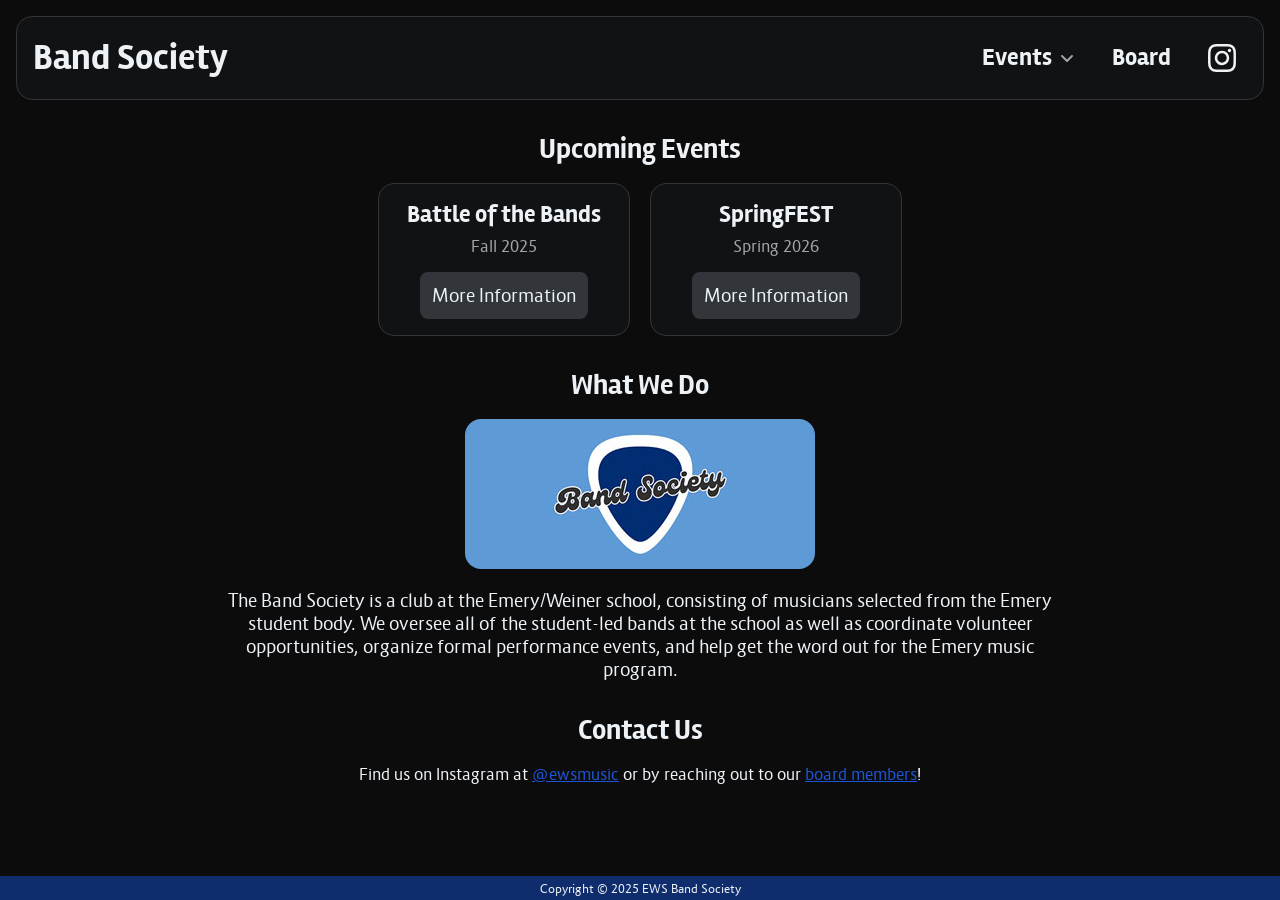
<file: index.html>
<!-- 
Main page
This file is licensed under the MIT license.
Copyright (C) 2025 EWS Band Society
-->

<!DOCTYPE html>

<html lang="en-US">
  <head>
    <meta charset="utf-8" />
    <title>EWS Band Society</title>
    <meta
      name="description"
      content="The official website homepage of the Emery/Weiner Band Society club, which manages student bands and organizes performance opportunities at the school."
    />
    <meta name="viewport" content="width=device-width, initial-scale=1" />
    <meta name="author" content="Ethan Bayer" />
    <meta name="theme-color" content="hsl(221.49, 75.81%, 24.31%)" />

    <!-- Favicon -->
    <link
      rel="icon"
      type="image/png"
      href="/assets/favicon/favicon-96x96.png"
      sizes="96x96"
    />
    <link rel="icon" type="image/svg+xml" href="/assets/favicon/favicon.svg" />
    <link rel="shortcut icon" href="/assets/favicon/favicon.ico" />
    <link
      rel="apple-touch-icon"
      sizes="180x180"
      href="/assets/favicon/apple-touch-icon.png"
    />
    <meta name="apple-mobile-web-app-title" content="Band Society" />
    <link rel="manifest" href="/assets/favicon/site.webmanifest" />

    <!-- OGP Data -->
    <meta property="og:title" content="EWS Band Society" />
    <meta
      property="og:description"
      content="The official website homepage of the Emery/Weiner Band Society club, which manages student bands and organizes performance opportunities at the school."
    />
    <meta property="og:url" content="https://www.ewsbandsociety.org" />
    <meta property="og:type" content="website" />
    <meta property="og:image" content="/assets/images/ogp-image.png" />
    <meta
      property="og:image:alt"
      content="The Band Society guitar pick logo with 'Band Society' written next to it."
    />

    <!-- Twitter Data -->
    <meta name="twitter:card" content="summary_large_image" />
    <meta property="twitter:domain" content="www.ewsbandsociety.org" />
    <meta property="twitter:url" content="https://www.ewsbandsociety.org" />
    <meta name="twitter:title" content="EWS Band Society" />
    <meta
      name="twitter:description"
      content="The official website homepage of the Emery/Weiner Band Society club, which manages student bands and organizes performance opportunities at the school."
    />
    <meta name="twitter:image" content="/assets/images/ogp-image.png" />
    <meta
      name="twitter:image:alt"
      content="The Band Society guitar pick logo with 'Band Society' written next to it."
    />

    <link rel="stylesheet" href="/styles/css/home.css" />
    <link rel="canonical" href="https://www.ewsbandsociety.org" />

    <script src="/scripts/menu.js" defer></script>
  </head>

  <body>
    <header class="main-header">
      <div class="header-div">
        <a href="/" class="logo">Band Society</a>

        <nav id="menu-nav">
          <ul>
            <li class="dropdown">
              <button class="menu-item" type="button" aria-haspopup="menu">
                Events
                <svg
                  width="20px"
                  height="20px"
                  xmlns="http://www.w3.org/2000/svg"
                  viewBox="0 0 640 640"
                >
                  <!--!Font Awesome Free v7.0.0 by @fontawesome - https://fontawesome.com License - https://fontawesome.com/license/free Copyright 2025 Fonticons, Inc.-->
                  <path
                    fill="currentColor"
                    d="M297.4 438.6C309.9 451.1 330.2 451.1 342.7 438.6L502.7 278.6C515.2 266.1 515.2 245.8 502.7 233.3C490.2 220.8 469.9 220.8 457.4 233.3L320 370.7L182.6 233.4C170.1 220.9 149.8 220.9 137.3 233.4C124.8 245.9 124.8 266.2 137.3 278.7L297.3 438.7z"
                  />
                </svg>
              </button>

              <div class="dropdown-content">
                <a href="/events/battle-of-the-bands">Battle of the Bands</a>
                <a href="/events/springfest">SpringFEST</a>
              </div>
            </li>

            <li><a class="menu-item" href="/board">Board</a></li>
            <li>
              <a
                class="menu-item social"
                title="Instagram"
                target="_blank"
                rel="noopener"
                aria-label="Instagram"
                href="https://www.instagram.com/ewsmusic"
              >
                <svg
                  width="40px"
                  height="40px"
                  xmlns="http://www.w3.org/2000/svg"
                  viewBox="0 0 640 640"
                >
                  <!--!Font Awesome Free v7.0.0 by @fontawesome - https://fontawesome.com License - https://fontawesome.com/license/free Copyright 2025 Fonticons, Inc.-->
                  <path
                    fill="currentColor"
                    d="M320.3 205C256.8 204.8 205.2 256.2 205 319.7C204.8 383.2 256.2 434.8 319.7 435C383.2 435.2 434.8 383.8 435 320.3C435.2 256.8 383.8 205.2 320.3 205zM319.7 245.4C360.9 245.2 394.4 278.5 394.6 319.7C394.8 360.9 361.5 394.4 320.3 394.6C279.1 394.8 245.6 361.5 245.4 320.3C245.2 279.1 278.5 245.6 319.7 245.4zM413.1 200.3C413.1 185.5 425.1 173.5 439.9 173.5C454.7 173.5 466.7 185.5 466.7 200.3C466.7 215.1 454.7 227.1 439.9 227.1C425.1 227.1 413.1 215.1 413.1 200.3zM542.8 227.5C541.1 191.6 532.9 159.8 506.6 133.6C480.4 107.4 448.6 99.2 412.7 97.4C375.7 95.3 264.8 95.3 227.8 97.4C192 99.1 160.2 107.3 133.9 133.5C107.6 159.7 99.5 191.5 97.7 227.4C95.6 264.4 95.6 375.3 97.7 412.3C99.4 448.2 107.6 480 133.9 506.2C160.2 532.4 191.9 540.6 227.8 542.4C264.8 544.5 375.7 544.5 412.7 542.4C448.6 540.7 480.4 532.5 506.6 506.2C532.8 480 541 448.2 542.8 412.3C544.9 375.3 544.9 264.5 542.8 227.5zM495 452C487.2 471.6 472.1 486.7 452.4 494.6C422.9 506.3 352.9 503.6 320.3 503.6C287.7 503.6 217.6 506.2 188.2 494.6C168.6 486.8 153.5 471.7 145.6 452C133.9 422.5 136.6 352.5 136.6 319.9C136.6 287.3 134 217.2 145.6 187.8C153.4 168.2 168.5 153.1 188.2 145.2C217.7 133.5 287.7 136.2 320.3 136.2C352.9 136.2 423 133.6 452.4 145.2C472 153 487.1 168.1 495 187.8C506.7 217.3 504 287.3 504 319.9C504 352.5 506.7 422.6 495 452z"
                  />
                </svg>
              </a>
            </li>
          </ul>
        </nav>

        <button
          class="menu-button"
          onclick="openCloseMenu()"
          type="button"
          aria-label="Menu"
          aria-haspopup="menu"
        >
          <svg
            id="menu-icon"
            xmlns="http://www.w3.org/2000/svg"
            viewBox="0 0 640 640"
            width="44px"
            height="44px"
          >
            <!--!Font Awesome Free v7.0.1 by @fontawesome - https://fontawesome.com License - https://fontawesome.com/license/free Copyright 2025 Fonticons, Inc.-->
            <path
              fill="currentColor"
              d="M96 160C96 142.3 110.3 128 128 128L512 128C529.7 128 544 142.3 544 160C544 177.7 529.7 192 512 192L128 192C110.3 192 96 177.7 96 160zM96 320C96 302.3 110.3 288 128 288L512 288C529.7 288 544 302.3 544 320C544 337.7 529.7 352 512 352L128 352C110.3 352 96 337.7 96 320zM544 480C544 497.7 529.7 512 512 512L128 512C110.3 512 96 497.7 96 480C96 462.3 110.3 448 128 448L512 448C529.7 448 544 462.3 544 480z"
            />
          </svg>
          <svg
            id="x-icon"
            class="no-display"
            xmlns="http://www.w3.org/2000/svg"
            viewBox="0 0 640 640"
            width="44px"
            height="44px"
          >
            <!--!Font Awesome Free v7.0.1 by @fontawesome - https://fontawesome.com License - https://fontawesome.com/license/free Copyright 2025 Fonticons, Inc.-->
            <path
              fill="currentColor"
              d="M183.1 137.4C170.6 124.9 150.3 124.9 137.8 137.4C125.3 149.9 125.3 170.2 137.8 182.7L275.2 320L137.9 457.4C125.4 469.9 125.4 490.2 137.9 502.7C150.4 515.2 170.7 515.2 183.2 502.7L320.5 365.3L457.9 502.6C470.4 515.1 490.7 515.1 503.2 502.6C515.7 490.1 515.7 469.8 503.2 457.3L365.8 320L503.1 182.6C515.6 170.1 515.6 149.8 503.1 137.3C490.6 124.8 470.3 124.8 457.8 137.3L320.5 274.7L183.1 137.4z"
            />
          </svg>
        </button>
      </div>
    </header>

    <main>
      <section class="events">
        <h2>Upcoming Events</h2>
        <div class="events-boxes">
          <article>
            <h3>Battle of the Bands</h3>
            <p>Fall 2025</p>
            <a href="/events/battle-of-the-bands">More Information</a>
          </article>
          <article>
            <h3>SpringFEST</h3>
            <p>Spring 2026</p>
            <a href="/events/springfest">More Information</a>
          </article>
        </div>
      </section>
      <section>
        <h2>What We Do</h2>

        <div class="about-container">
          <img
            srcset="
              /assets/images/SiteLogo@1x.jpg 1x,
              /assets/images/SiteLogo@2x.jpg 2x
            "
            src="/assets/images/SiteLogo@1x.jpg"
            alt="The Band Society logo, consisting of a simple guitar pick with 'Band Society' written on it."
            width="350"
            height="150"
          />

          <p>
            The Band Society is a club at the Emery/Weiner school, consisting of
            musicians selected from the Emery student body. We oversee all of
            the student-led bands at the school as well as coordinate volunteer
            opportunities, organize formal performance events, and help get the
            word out for the Emery music program.
          </p>
        </div>
      </section>
      <section>
        <h2>Contact Us</h2>
        <p>
          Find us on Instagram at
          <a
            target="_blank"
            rel="noopener"
            aria-label="Instagram"
            href="https://www.instagram.com/ewsmusic"
            >@ewsmusic</a
          >
          or by reaching out to our
          <a href="/board">board members</a>!
        </p>
      </section>
    </main>

    <footer>
      <p>Copyright © 2025 EWS Band Society</p>
    </footer>
  </body>
</html>
</file>
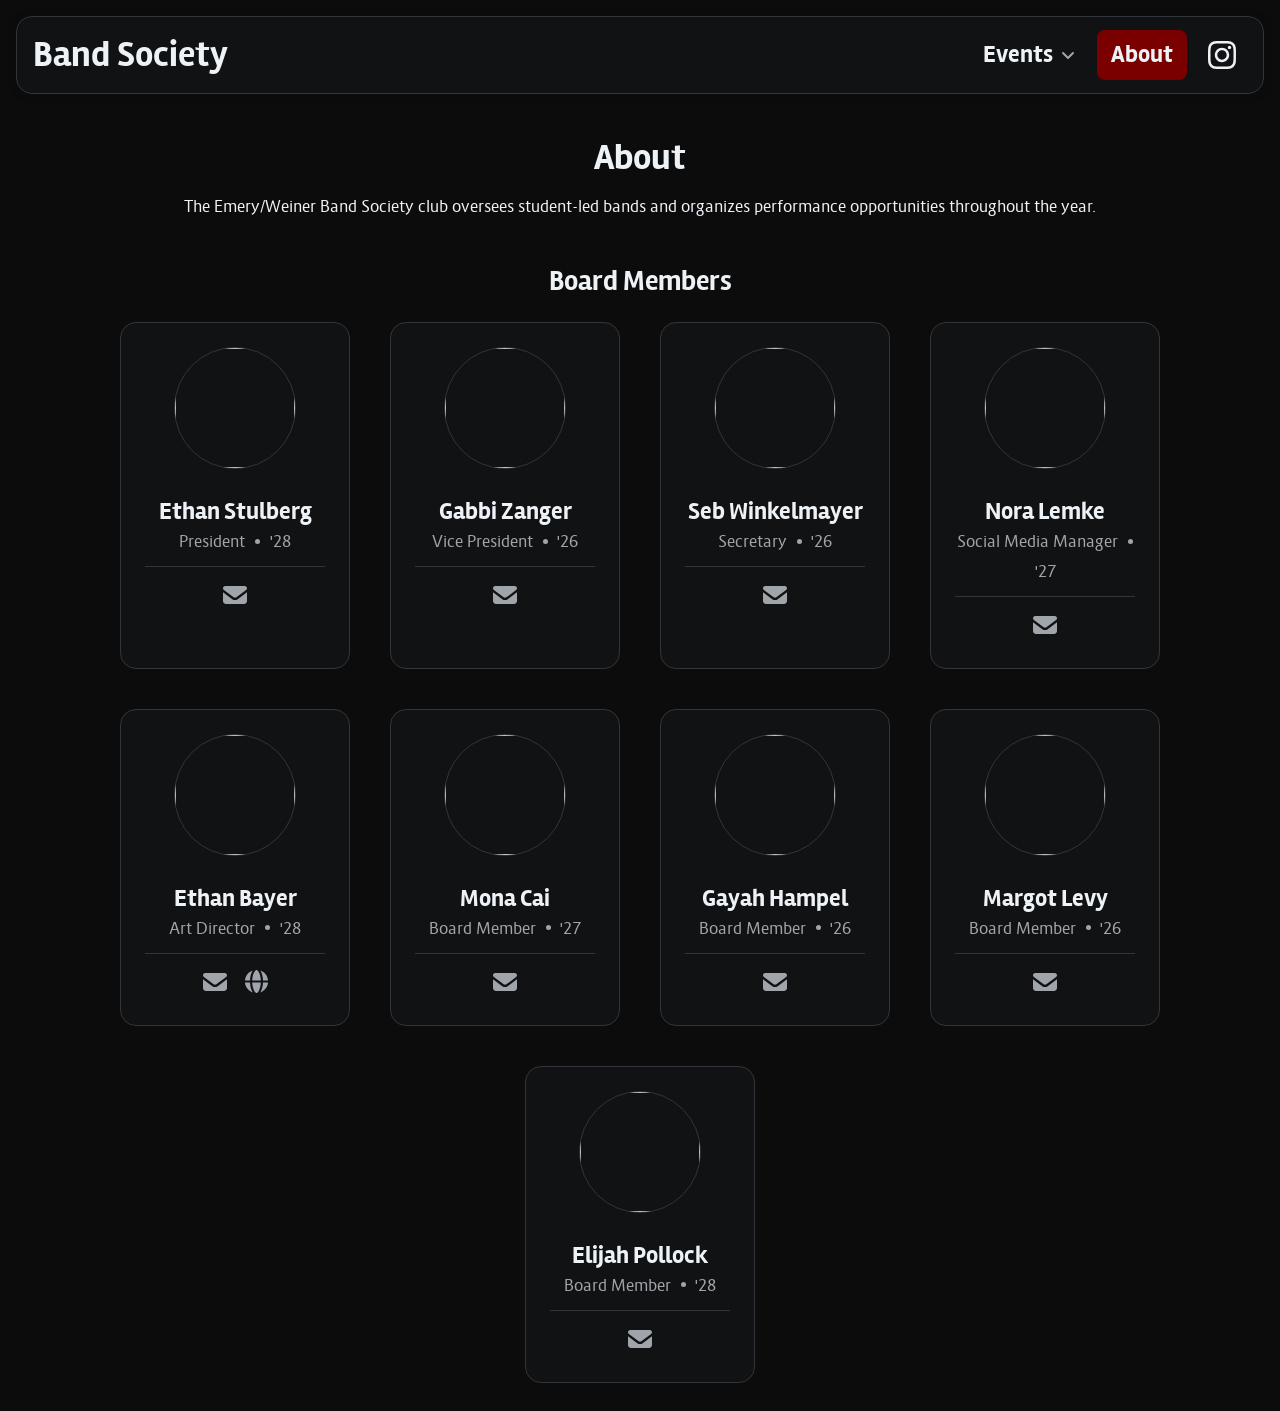
<file: about/index.html>
<!-- 
About page
This file is licensed under the MIT license.
Copyright (C) 2025 Ethan Bayer
-->

<!DOCTYPE html>

<html lang="en-US">
  <head>
    <meta charset="utf-8" />
    <title>About - Band Society</title>
    <meta
      name="description"
      content="Meet the Band Society club board members and learn about how the club impacts the Emery/Weiner school community."
    />
    <meta name="viewport" content="width=device-width, initial-scale=1" />
    <meta name="author" content="Ethan Bayer" />
    <meta name="theme-color" content="hsl(0, 100%, 29%)" />

    <link rel="stylesheet" href="/styles/css/about.css" />
  </head>

  <body>
    <header>
      <a href="/" class="logo">Band Society</a>
      <nav>
        <div class="dropdown">
          <button class="menu-item" type="button" aria-haspopup="menu">
            Events
            <svg
              width="20px"
              height="20px"
              xmlns="http://www.w3.org/2000/svg"
              viewBox="0 0 640 640"
            >
              <!--!Font Awesome Free v7.0.0 by @fontawesome - https://fontawesome.com License - https://fontawesome.com/license/free Copyright 2025 Fonticons, Inc.-->
              <path
                fill="currentColor"
                d="M297.4 438.6C309.9 451.1 330.2 451.1 342.7 438.6L502.7 278.6C515.2 266.1 515.2 245.8 502.7 233.3C490.2 220.8 469.9 220.8 457.4 233.3L320 370.7L182.6 233.4C170.1 220.9 149.8 220.9 137.3 233.4C124.8 245.9 124.8 266.2 137.3 278.7L297.3 438.7z"
              />
            </svg>
          </button>

          <div class="dropdown-content">
            <a href="/events/battle-of-the-bands">Battle of the Bands</a>
            <a href="/events/springfest">SpringFEST</a>
          </div>
        </div>

        <a class="menu-item selected" href="/about" inert>About</a>
        <a
          class="menu-item social"
          title="Instagram"
          target="_blank"
          rel="noopener"
          aria-label="Instagram"
          href="https://www.instagram.com/ewsmusic"
        >
          <svg
            width="40px"
            height="40px"
            xmlns="http://www.w3.org/2000/svg"
            viewBox="0 0 640 640"
          >
            <!--!Font Awesome Free v7.0.0 by @fontawesome - https://fontawesome.com License - https://fontawesome.com/license/free Copyright 2025 Fonticons, Inc.-->
            <path
              fill="currentColor"
              d="M320.3 205C256.8 204.8 205.2 256.2 205 319.7C204.8 383.2 256.2 434.8 319.7 435C383.2 435.2 434.8 383.8 435 320.3C435.2 256.8 383.8 205.2 320.3 205zM319.7 245.4C360.9 245.2 394.4 278.5 394.6 319.7C394.8 360.9 361.5 394.4 320.3 394.6C279.1 394.8 245.6 361.5 245.4 320.3C245.2 279.1 278.5 245.6 319.7 245.4zM413.1 200.3C413.1 185.5 425.1 173.5 439.9 173.5C454.7 173.5 466.7 185.5 466.7 200.3C466.7 215.1 454.7 227.1 439.9 227.1C425.1 227.1 413.1 215.1 413.1 200.3zM542.8 227.5C541.1 191.6 532.9 159.8 506.6 133.6C480.4 107.4 448.6 99.2 412.7 97.4C375.7 95.3 264.8 95.3 227.8 97.4C192 99.1 160.2 107.3 133.9 133.5C107.6 159.7 99.5 191.5 97.7 227.4C95.6 264.4 95.6 375.3 97.7 412.3C99.4 448.2 107.6 480 133.9 506.2C160.2 532.4 191.9 540.6 227.8 542.4C264.8 544.5 375.7 544.5 412.7 542.4C448.6 540.7 480.4 532.5 506.6 506.2C532.8 480 541 448.2 542.8 412.3C544.9 375.3 544.9 264.5 542.8 227.5zM495 452C487.2 471.6 472.1 486.7 452.4 494.6C422.9 506.3 352.9 503.6 320.3 503.6C287.7 503.6 217.6 506.2 188.2 494.6C168.6 486.8 153.5 471.7 145.6 452C133.9 422.5 136.6 352.5 136.6 319.9C136.6 287.3 134 217.2 145.6 187.8C153.4 168.2 168.5 153.1 188.2 145.2C217.7 133.5 287.7 136.2 320.3 136.2C352.9 136.2 423 133.6 452.4 145.2C472 153 487.1 168.1 495 187.8C506.7 217.3 504 287.3 504 319.9C504 352.5 506.7 422.6 495 452z"
            />
          </svg>
        </a>
      </nav>
    </header>

    <main>
      <header>
        <h1>About</h1>
      </header>

      <p class="about-p">
        The Emery/Weiner Band Society club oversees student-led bands and
        organizes performance opportunities throughout the year.
      </p>

      <h2>Board Members</h2>

      <div class="board-grid">
        <article>
          <img alt="" width="120" height="120" />
          <h3>Ethan Stulberg</h3>

          <div class="title-and-class">
            <p>President</p>
            <div class="dot-separator"></div>
            <p title="Class of 2028">'28</p>
          </div>

          <div class="card-socials">
            <a
              title="Email Ethan"
              target="_blank"
              rel="noopener"
              aria-label="Email Ethan"
              href="mailto:estulberg@emeryweiner.org"
            >
              <svg
                width="30px"
                height="30px"
                xmlns="http://www.w3.org/2000/svg"
                viewBox="0 0 640 640"
              >
                <!--!Font Awesome Free v7.0.0 by @fontawesome - https://fontawesome.com License - https://fontawesome.com/license/free Copyright 2025 Fonticons, Inc.-->
                <path
                  fill="currentColor"
                  d="M112 128C85.5 128 64 149.5 64 176C64 191.1 71.1 205.3 83.2 214.4L291.2 370.4C308.3 383.2 331.7 383.2 348.8 370.4L556.8 214.4C568.9 205.3 576 191.1 576 176C576 149.5 554.5 128 528 128L112 128zM64 260L64 448C64 483.3 92.7 512 128 512L512 512C547.3 512 576 483.3 576 448L576 260L377.6 408.8C343.5 434.4 296.5 434.4 262.4 408.8L64 260z"
                />
              </svg>
            </a>
          </div>
        </article>

        <article>
          <img alt="" width="120" height="120" />
          <h3>Gabbi Zanger</h3>

          <div class="title-and-class">
            <p>Vice President</p>
            <div class="dot-separator"></div>
            <p title="Class of 2026">'26</p>
          </div>

          <div class="card-socials">
            <a
              title="Email Gabbi"
              target="_blank"
              rel="noopener"
              aria-label="Email Gabbi"
              href="mailto:gzanger@emeryweiner.org"
            >
              <svg
                width="30px"
                height="30px"
                xmlns="http://www.w3.org/2000/svg"
                viewBox="0 0 640 640"
              >
                <!--!Font Awesome Free v7.0.0 by @fontawesome - https://fontawesome.com License - https://fontawesome.com/license/free Copyright 2025 Fonticons, Inc.-->
                <path
                  fill="currentColor"
                  d="M112 128C85.5 128 64 149.5 64 176C64 191.1 71.1 205.3 83.2 214.4L291.2 370.4C308.3 383.2 331.7 383.2 348.8 370.4L556.8 214.4C568.9 205.3 576 191.1 576 176C576 149.5 554.5 128 528 128L112 128zM64 260L64 448C64 483.3 92.7 512 128 512L512 512C547.3 512 576 483.3 576 448L576 260L377.6 408.8C343.5 434.4 296.5 434.4 262.4 408.8L64 260z"
                />
              </svg>
            </a>
          </div>
        </article>

        <article>
          <img alt="" width="120" height="120" />
          <h3>Seb Winkelmayer</h3>

          <div class="title-and-class">
            <p>Secretary</p>
            <div class="dot-separator"></div>
            <p title="Class of 2026">'26</p>
          </div>

          <div class="card-socials">
            <a
              title="Email Seb"
              target="_blank"
              rel="noopener"
              aria-label="Email Seb"
              href="mailto:swinkelmayer@emeryweiner.org"
            >
              <svg
                width="30px"
                height="30px"
                xmlns="http://www.w3.org/2000/svg"
                viewBox="0 0 640 640"
              >
                <!--!Font Awesome Free v7.0.0 by @fontawesome - https://fontawesome.com License - https://fontawesome.com/license/free Copyright 2025 Fonticons, Inc.-->
                <path
                  fill="currentColor"
                  d="M112 128C85.5 128 64 149.5 64 176C64 191.1 71.1 205.3 83.2 214.4L291.2 370.4C308.3 383.2 331.7 383.2 348.8 370.4L556.8 214.4C568.9 205.3 576 191.1 576 176C576 149.5 554.5 128 528 128L112 128zM64 260L64 448C64 483.3 92.7 512 128 512L512 512C547.3 512 576 483.3 576 448L576 260L377.6 408.8C343.5 434.4 296.5 434.4 262.4 408.8L64 260z"
                />
              </svg>
            </a>
          </div>
        </article>

        <article>
          <img alt="" width="120" height="120" />
          <h3>Nora Lemke</h3>

          <div class="title-and-class">
            <p>Social Media Manager</p>
            <div class="dot-separator"></div>
            <p title="Class of 2027">'27</p>
          </div>

          <div class="card-socials">
            <a
              title="Email Nora"
              target="_blank"
              rel="noopener"
              aria-label="Email Nora"
              href="mailto:nlemke@emeryweiner.org"
            >
              <svg
                width="30px"
                height="30px"
                xmlns="http://www.w3.org/2000/svg"
                viewBox="0 0 640 640"
              >
                <!--!Font Awesome Free v7.0.0 by @fontawesome - https://fontawesome.com License - https://fontawesome.com/license/free Copyright 2025 Fonticons, Inc.-->
                <path
                  fill="currentColor"
                  d="M112 128C85.5 128 64 149.5 64 176C64 191.1 71.1 205.3 83.2 214.4L291.2 370.4C308.3 383.2 331.7 383.2 348.8 370.4L556.8 214.4C568.9 205.3 576 191.1 576 176C576 149.5 554.5 128 528 128L112 128zM64 260L64 448C64 483.3 92.7 512 128 512L512 512C547.3 512 576 483.3 576 448L576 260L377.6 408.8C343.5 434.4 296.5 434.4 262.4 408.8L64 260z"
                />
              </svg>
            </a>
          </div>
        </article>

        <article>
          <img alt="" width="120" height="120" />
          <h3>Ethan Bayer</h3>

          <div class="title-and-class">
            <p>Art Director</p>
            <div class="dot-separator"></div>
            <p title="Class of 2028">'28</p>
          </div>

          <div class="card-socials">
            <a
              title="Email Ethan"
              target="_blank"
              rel="noopener"
              aria-label="Email Ethan"
              href="mailto:ebayer@emeryweiner.org"
            >
              <svg
                width="30px"
                height="30px"
                xmlns="http://www.w3.org/2000/svg"
                viewBox="0 0 640 640"
              >
                <!--!Font Awesome Free v7.0.0 by @fontawesome - https://fontawesome.com License - https://fontawesome.com/license/free Copyright 2025 Fonticons, Inc.-->
                <path
                  fill="currentColor"
                  d="M112 128C85.5 128 64 149.5 64 176C64 191.1 71.1 205.3 83.2 214.4L291.2 370.4C308.3 383.2 331.7 383.2 348.8 370.4L556.8 214.4C568.9 205.3 576 191.1 576 176C576 149.5 554.5 128 528 128L112 128zM64 260L64 448C64 483.3 92.7 512 128 512L512 512C547.3 512 576 483.3 576 448L576 260L377.6 408.8C343.5 434.4 296.5 434.4 262.4 408.8L64 260z"
                />
              </svg>
            </a>
            <a
              title="Visit Ethan's Website"
              target="_blank"
              rel="noopener"
              aria-label="Visit Ethan's Website"
              href="https://studioeb.github.io/"
            >
              <svg
                width="29px"
                height="29px"
                xmlns="http://www.w3.org/2000/svg"
                viewBox="0 0 640 640"
              >
                <!--!Font Awesome Free v7.0.0 by @fontawesome - https://fontawesome.com License - https://fontawesome.com/license/free Copyright 2025 Fonticons, Inc.-->
                <path
                  fill="currentColor"
                  d="M415.9 344L225 344C227.9 408.5 242.2 467.9 262.5 511.4C273.9 535.9 286.2 553.2 297.6 563.8C308.8 574.3 316.5 576 320.5 576C324.5 576 332.2 574.3 343.4 563.8C354.8 553.2 367.1 535.8 378.5 511.4C398.8 467.9 413.1 408.5 416 344zM224.9 296L415.8 296C413 231.5 398.7 172.1 378.4 128.6C367 104.2 354.7 86.8 343.3 76.2C332.1 65.7 324.4 64 320.4 64C316.4 64 308.7 65.7 297.5 76.2C286.1 86.8 273.8 104.2 262.4 128.6C242.1 172.1 227.8 231.5 224.9 296zM176.9 296C180.4 210.4 202.5 130.9 234.8 78.7C142.7 111.3 74.9 195.2 65.5 296L176.9 296zM65.5 344C74.9 444.8 142.7 528.7 234.8 561.3C202.5 509.1 180.4 429.6 176.9 344L65.5 344zM463.9 344C460.4 429.6 438.3 509.1 406 561.3C498.1 528.6 565.9 444.8 575.3 344L463.9 344zM575.3 296C565.9 195.2 498.1 111.3 406 78.7C438.3 130.9 460.4 210.4 463.9 296L575.3 296z"
                />
              </svg>
            </a>
          </div>
        </article>

        <article>
          <img alt="" width="120" height="120" />
          <h3>Mona Cai</h3>

          <div class="title-and-class">
            <p>Board Member</p>
            <div class="dot-separator"></div>
            <p title="Class of 2027">'27</p>
          </div>

          <div class="card-socials">
            <a
              title="Email Mona"
              target="_blank"
              rel="noopener"
              aria-label="Email Mona"
              href="mailto:mcai@emeryweiner.org"
            >
              <svg
                width="30px"
                height="30px"
                xmlns="http://www.w3.org/2000/svg"
                viewBox="0 0 640 640"
              >
                <!--!Font Awesome Free v7.0.0 by @fontawesome - https://fontawesome.com License - https://fontawesome.com/license/free Copyright 2025 Fonticons, Inc.-->
                <path
                  fill="currentColor"
                  d="M112 128C85.5 128 64 149.5 64 176C64 191.1 71.1 205.3 83.2 214.4L291.2 370.4C308.3 383.2 331.7 383.2 348.8 370.4L556.8 214.4C568.9 205.3 576 191.1 576 176C576 149.5 554.5 128 528 128L112 128zM64 260L64 448C64 483.3 92.7 512 128 512L512 512C547.3 512 576 483.3 576 448L576 260L377.6 408.8C343.5 434.4 296.5 434.4 262.4 408.8L64 260z"
                />
              </svg>
            </a>
          </div>
        </article>

        <article>
          <img alt="" width="120" height="120" />
          <h3>Gayah Hampel</h3>

          <div class="title-and-class">
            <p>Board Member</p>
            <div class="dot-separator"></div>
            <p title="Class of 2026">'26</p>
          </div>

          <div class="card-socials">
            <a
              title="Email Gayah"
              target="_blank"
              rel="noopener"
              aria-label="Email Gayah"
              href="mailto:ghampel2026@emeryweiner.org"
            >
              <svg
                width="30px"
                height="30px"
                xmlns="http://www.w3.org/2000/svg"
                viewBox="0 0 640 640"
              >
                <!--!Font Awesome Free v7.0.0 by @fontawesome - https://fontawesome.com License - https://fontawesome.com/license/free Copyright 2025 Fonticons, Inc.-->
                <path
                  fill="currentColor"
                  d="M112 128C85.5 128 64 149.5 64 176C64 191.1 71.1 205.3 83.2 214.4L291.2 370.4C308.3 383.2 331.7 383.2 348.8 370.4L556.8 214.4C568.9 205.3 576 191.1 576 176C576 149.5 554.5 128 528 128L112 128zM64 260L64 448C64 483.3 92.7 512 128 512L512 512C547.3 512 576 483.3 576 448L576 260L377.6 408.8C343.5 434.4 296.5 434.4 262.4 408.8L64 260z"
                />
              </svg>
            </a>
          </div>
        </article>

        <article>
          <img alt="" width="120" height="120" />
          <h3>Margot Levy</h3>

          <div class="title-and-class">
            <p>Board Member</p>
            <div class="dot-separator"></div>
            <p title="Class of 2026">'26</p>
          </div>

          <div class="card-socials">
            <a
              title="Email Margot"
              target="_blank"
              rel="noopener"
              aria-label="Email Margot"
              href="mailto:mlevy@emeryweiner.org"
            >
              <svg
                width="30px"
                height="30px"
                xmlns="http://www.w3.org/2000/svg"
                viewBox="0 0 640 640"
              >
                <!--!Font Awesome Free v7.0.0 by @fontawesome - https://fontawesome.com License - https://fontawesome.com/license/free Copyright 2025 Fonticons, Inc.-->
                <path
                  fill="currentColor"
                  d="M112 128C85.5 128 64 149.5 64 176C64 191.1 71.1 205.3 83.2 214.4L291.2 370.4C308.3 383.2 331.7 383.2 348.8 370.4L556.8 214.4C568.9 205.3 576 191.1 576 176C576 149.5 554.5 128 528 128L112 128zM64 260L64 448C64 483.3 92.7 512 128 512L512 512C547.3 512 576 483.3 576 448L576 260L377.6 408.8C343.5 434.4 296.5 434.4 262.4 408.8L64 260z"
                />
              </svg>
            </a>
          </div>
        </article>

        <article>
          <img alt="" width="120" height="120" />
          <h3>Elijah Pollock</h3>

          <div class="title-and-class">
            <p>Board Member</p>
            <div class="dot-separator"></div>
            <p title="Class of 2028">'28</p>
          </div>

          <div class="card-socials">
            <a
              title="Email Elijah"
              target="_blank"
              rel="noopener"
              aria-label="Email Elijah"
              href="mailto:epollock@emeryweiner.org"
            >
              <svg
                width="30px"
                height="30px"
                xmlns="http://www.w3.org/2000/svg"
                viewBox="0 0 640 640"
              >
                <!--!Font Awesome Free v7.0.0 by @fontawesome - https://fontawesome.com License - https://fontawesome.com/license/free Copyright 2025 Fonticons, Inc.-->
                <path
                  fill="currentColor"
                  d="M112 128C85.5 128 64 149.5 64 176C64 191.1 71.1 205.3 83.2 214.4L291.2 370.4C308.3 383.2 331.7 383.2 348.8 370.4L556.8 214.4C568.9 205.3 576 191.1 576 176C576 149.5 554.5 128 528 128L112 128zM64 260L64 448C64 483.3 92.7 512 128 512L512 512C547.3 512 576 483.3 576 448L576 260L377.6 408.8C343.5 434.4 296.5 434.4 262.4 408.8L64 260z"
                />
              </svg>
            </a>
          </div>
        </article>
      </div>
    </main>
  </body>
</html>
</file>
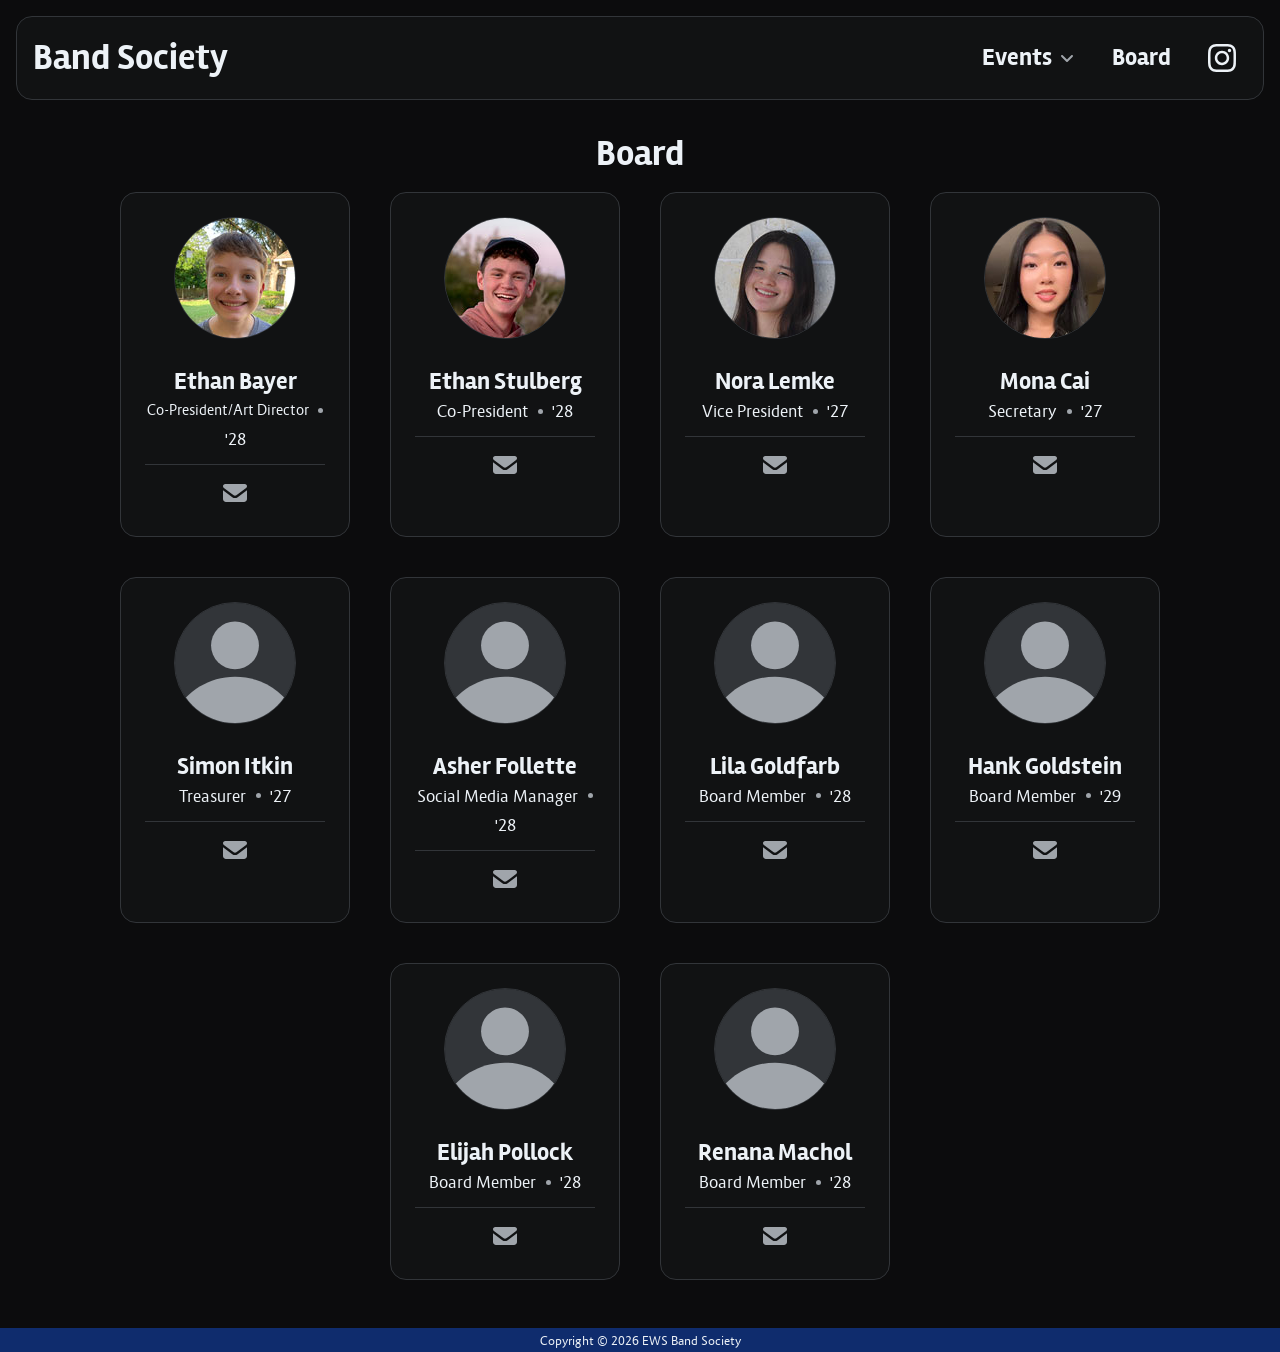
<file: board/index.html>
<!-- 
About page
This file is licensed under the MIT license.
Copyright (C) 2026 EWS Band Society
-->

<!doctype html>

<html lang="en-US">
  <head>
    <meta charset="utf-8" />
    <title>Board - Band Society</title>
    <meta
      name="description"
      content="Meet the Band Society club board members and experience the difference they are making at The Emery/Weiner School."
    />
    <meta name="viewport" content="width=device-width, initial-scale=1" />
    <meta name="author" content="Ethan Bayer" />
    <meta name="theme-color" content="hsl(221.49, 75.81%, 24.31%)" />

    <!-- Favicon -->
    <link
      rel="icon"
      type="image/png"
      href="/assets/favicon/favicon-96x96.png"
      sizes="96x96"
    />
    <link rel="icon" type="image/svg+xml" href="/assets/favicon/favicon.svg" />
    <link rel="shortcut icon" href="/assets/favicon/favicon.ico" />
    <link
      rel="apple-touch-icon"
      sizes="180x180"
      href="/assets/favicon/apple-touch-icon.png"
    />
    <meta name="apple-mobile-web-app-title" content="Band Society" />
    <link rel="manifest" href="/assets/favicon/site.webmanifest" />

    <!-- OGP Data -->
    <meta property="og:title" content="Board - Band Society" />
    <meta
      property="og:description"
      content="Meet the Band Society club board members and experience the difference they are making at The Emery/Weiner School."
    />
    <meta property="og:url" content="https://www.ewsbandsociety.org/board" />
    <meta property="og:type" content="website" />
    <meta property="og:image" content="/assets/images/ogp-image.png" />
    <meta
      property="og:image:alt"
      content="The Band Society guitar pick logo with 'Band Society' written next to it."
    />

    <!-- Twitter Data -->
    <meta name="twitter:card" content="summary_large_image" />
    <meta property="twitter:domain" content="www.ewsbandsociety.org" />
    <meta
      property="twitter:url"
      content="https://www.ewsbandsociety.org/board"
    />
    <meta name="twitter:title" content="Board - Band Society" />
    <meta
      name="twitter:description"
      content="Meet the Band Society club board members and experience the difference they are making at The Emery/Weiner School."
    />
    <meta name="twitter:image" content="/assets/images/ogp-image.png" />
    <meta
      name="twitter:image:alt"
      content="The Band Society guitar pick logo with 'Band Society' written next to it."
    />

    <link rel="stylesheet" href="/styles/css/board.css" />
    <link rel="canonical" href="https://www.ewsbandsociety.org/board" />

    <script src="/scripts/menu.js" defer></script>
  </head>

  <body>
    <header class="main-header">
      <div class="header-div">
        <a href="/" class="logo">Band Society</a>

        <nav id="menu-nav">
          <ul>
            <li class="dropdown">
              <button class="menu-item" type="button" aria-haspopup="menu">
                Events
                <svg
                  width="20px"
                  height="20px"
                  xmlns="http://www.w3.org/2000/svg"
                  viewBox="0 0 640 640"
                >
                  <!--!Font Awesome Free v7.0.0 by @fontawesome - https://fontawesome.com License - https://fontawesome.com/license/free Copyright 2025 Fonticons, Inc.-->
                  <path
                    fill="currentColor"
                    d="M297.4 438.6C309.9 451.1 330.2 451.1 342.7 438.6L502.7 278.6C515.2 266.1 515.2 245.8 502.7 233.3C490.2 220.8 469.9 220.8 457.4 233.3L320 370.7L182.6 233.4C170.1 220.9 149.8 220.9 137.3 233.4C124.8 245.9 124.8 266.2 137.3 278.7L297.3 438.7z"
                  />
                </svg>
              </button>

              <div class="dropdown-content">
                <a href="/events/springfest-2026">SpringFEST</a>
                <a href="/events/battle-of-the-bands-2026"
                  >Battle of the Bands</a
                >
              </div>
            </li>

            <li><a class="menu-item" href="/board">Board</a></li>
            <li>
              <a
                class="menu-item social"
                title="Instagram"
                target="_blank"
                rel="noopener"
                aria-label="Instagram"
                href="https://www.instagram.com/ewsmusic"
              >
                <svg
                  width="40px"
                  height="40px"
                  xmlns="http://www.w3.org/2000/svg"
                  viewBox="0 0 640 640"
                >
                  <!--!Font Awesome Free v7.0.0 by @fontawesome - https://fontawesome.com License - https://fontawesome.com/license/free Copyright 2025 Fonticons, Inc.-->
                  <path
                    fill="currentColor"
                    d="M320.3 205C256.8 204.8 205.2 256.2 205 319.7C204.8 383.2 256.2 434.8 319.7 435C383.2 435.2 434.8 383.8 435 320.3C435.2 256.8 383.8 205.2 320.3 205zM319.7 245.4C360.9 245.2 394.4 278.5 394.6 319.7C394.8 360.9 361.5 394.4 320.3 394.6C279.1 394.8 245.6 361.5 245.4 320.3C245.2 279.1 278.5 245.6 319.7 245.4zM413.1 200.3C413.1 185.5 425.1 173.5 439.9 173.5C454.7 173.5 466.7 185.5 466.7 200.3C466.7 215.1 454.7 227.1 439.9 227.1C425.1 227.1 413.1 215.1 413.1 200.3zM542.8 227.5C541.1 191.6 532.9 159.8 506.6 133.6C480.4 107.4 448.6 99.2 412.7 97.4C375.7 95.3 264.8 95.3 227.8 97.4C192 99.1 160.2 107.3 133.9 133.5C107.6 159.7 99.5 191.5 97.7 227.4C95.6 264.4 95.6 375.3 97.7 412.3C99.4 448.2 107.6 480 133.9 506.2C160.2 532.4 191.9 540.6 227.8 542.4C264.8 544.5 375.7 544.5 412.7 542.4C448.6 540.7 480.4 532.5 506.6 506.2C532.8 480 541 448.2 542.8 412.3C544.9 375.3 544.9 264.5 542.8 227.5zM495 452C487.2 471.6 472.1 486.7 452.4 494.6C422.9 506.3 352.9 503.6 320.3 503.6C287.7 503.6 217.6 506.2 188.2 494.6C168.6 486.8 153.5 471.7 145.6 452C133.9 422.5 136.6 352.5 136.6 319.9C136.6 287.3 134 217.2 145.6 187.8C153.4 168.2 168.5 153.1 188.2 145.2C217.7 133.5 287.7 136.2 320.3 136.2C352.9 136.2 423 133.6 452.4 145.2C472 153 487.1 168.1 495 187.8C506.7 217.3 504 287.3 504 319.9C504 352.5 506.7 422.6 495 452z"
                  />
                </svg>
              </a>
            </li>
          </ul>
        </nav>

        <button
          class="menu-button"
          onclick="openCloseMenu()"
          type="button"
          aria-label="Menu"
          aria-haspopup="menu"
        >
          <svg
            id="menu-icon"
            xmlns="http://www.w3.org/2000/svg"
            viewBox="0 0 640 640"
            width="44px"
            height="44px"
          >
            <!--!Font Awesome Free v7.0.1 by @fontawesome - https://fontawesome.com License - https://fontawesome.com/license/free Copyright 2025 Fonticons, Inc.-->
            <path
              fill="currentColor"
              d="M96 160C96 142.3 110.3 128 128 128L512 128C529.7 128 544 142.3 544 160C544 177.7 529.7 192 512 192L128 192C110.3 192 96 177.7 96 160zM96 320C96 302.3 110.3 288 128 288L512 288C529.7 288 544 302.3 544 320C544 337.7 529.7 352 512 352L128 352C110.3 352 96 337.7 96 320zM544 480C544 497.7 529.7 512 512 512L128 512C110.3 512 96 497.7 96 480C96 462.3 110.3 448 128 448L512 448C529.7 448 544 462.3 544 480z"
            />
          </svg>
          <svg
            id="x-icon"
            class="no-display"
            xmlns="http://www.w3.org/2000/svg"
            viewBox="0 0 640 640"
            width="44px"
            height="44px"
          >
            <!--!Font Awesome Free v7.0.1 by @fontawesome - https://fontawesome.com License - https://fontawesome.com/license/free Copyright 2025 Fonticons, Inc.-->
            <path
              fill="currentColor"
              d="M183.1 137.4C170.6 124.9 150.3 124.9 137.8 137.4C125.3 149.9 125.3 170.2 137.8 182.7L275.2 320L137.9 457.4C125.4 469.9 125.4 490.2 137.9 502.7C150.4 515.2 170.7 515.2 183.2 502.7L320.5 365.3L457.9 502.6C470.4 515.1 490.7 515.1 503.2 502.6C515.7 490.1 515.7 469.8 503.2 457.3L365.8 320L503.1 182.6C515.6 170.1 515.6 149.8 503.1 137.3C490.6 124.8 470.3 124.8 457.8 137.3L320.5 274.7L183.1 137.4z"
            />
          </svg>
        </button>
      </div>
    </header>

    <main>
      <header>
        <h1>Board</h1>
      </header>

      <div class="board-grid">
        <article>
          <img
            srcset="
              /assets/images/EthanB@1x.jpg 1x,
              /assets/images/EthanB@2x.jpg 2x
            "
            src="/assets/images/EthanB@1x.jpg"
            alt="A headshot of Ethan Bayer"
            width="120"
            height="120"
          />
          <h2>Ethan Bayer</h2>

          <div class="title-and-class">
            <p class="small-desc">Co-President/Art Director</p>
            <div class="dot-separator"></div>
            <p title="Class of 2028">'28</p>
          </div>

          <div class="card-socials">
            <a
              title="Email Ethan"
              target="_blank"
              rel="noopener"
              aria-label="Email Ethan"
              href="mailto:ebayer@emeryweiner.org"
            >
              <svg
                width="30px"
                height="30px"
                xmlns="http://www.w3.org/2000/svg"
                viewBox="0 0 640 640"
              >
                <!--!Font Awesome Free v7.0.0 by @fontawesome - https://fontawesome.com License - https://fontawesome.com/license/free Copyright 2025 Fonticons, Inc.-->
                <path
                  fill="currentColor"
                  d="M112 128C85.5 128 64 149.5 64 176C64 191.1 71.1 205.3 83.2 214.4L291.2 370.4C308.3 383.2 331.7 383.2 348.8 370.4L556.8 214.4C568.9 205.3 576 191.1 576 176C576 149.5 554.5 128 528 128L112 128zM64 260L64 448C64 483.3 92.7 512 128 512L512 512C547.3 512 576 483.3 576 448L576 260L377.6 408.8C343.5 434.4 296.5 434.4 262.4 408.8L64 260z"
                />
              </svg>
            </a>
          </div>
        </article>

        <article>
          <img
            srcset="
              /assets/images/EthanS@1x.jpg 1x,
              /assets/images/EthanS@2x.jpg 2x
            "
            src="/assets/images/EthanS@1x.jpg"
            alt="A headshot of Ethan Stulberg"
            width="120"
            height="120"
          />
          <h2>Ethan Stulberg</h2>

          <div class="title-and-class">
            <p>Co-President</p>
            <div class="dot-separator"></div>
            <p title="Class of 2028">'28</p>
          </div>

          <div class="card-socials">
            <a
              title="Email Ethan"
              target="_blank"
              rel="noopener"
              aria-label="Email Ethan"
              href="mailto:estulberg@emeryweiner.org"
            >
              <svg
                width="30px"
                height="30px"
                xmlns="http://www.w3.org/2000/svg"
                viewBox="0 0 640 640"
              >
                <!--!Font Awesome Free v7.0.0 by @fontawesome - https://fontawesome.com License - https://fontawesome.com/license/free Copyright 2025 Fonticons, Inc.-->
                <path
                  fill="currentColor"
                  d="M112 128C85.5 128 64 149.5 64 176C64 191.1 71.1 205.3 83.2 214.4L291.2 370.4C308.3 383.2 331.7 383.2 348.8 370.4L556.8 214.4C568.9 205.3 576 191.1 576 176C576 149.5 554.5 128 528 128L112 128zM64 260L64 448C64 483.3 92.7 512 128 512L512 512C547.3 512 576 483.3 576 448L576 260L377.6 408.8C343.5 434.4 296.5 434.4 262.4 408.8L64 260z"
                />
              </svg>
            </a>
          </div>
        </article>

        <article>
          <img
            srcset="
              /assets/images/Nora@1x.jpg 1x,
              /assets/images/Nora@2x.jpg 2x
            "
            src="/assets/images/Nora@1x.jpg"
            alt="A headshot of Nora Lemke"
            width="120"
            height="120"
          />
          <h2>Nora Lemke</h2>

          <div class="title-and-class">
            <p>Vice President</p>
            <div class="dot-separator"></div>
            <p title="Class of 2027">'27</p>
          </div>

          <div class="card-socials">
            <a
              title="Email Nora"
              target="_blank"
              rel="noopener"
              aria-label="Email Nora"
              href="mailto:nlemke@emeryweiner.org"
            >
              <svg
                width="30px"
                height="30px"
                xmlns="http://www.w3.org/2000/svg"
                viewBox="0 0 640 640"
              >
                <!--!Font Awesome Free v7.0.0 by @fontawesome - https://fontawesome.com License - https://fontawesome.com/license/free Copyright 2025 Fonticons, Inc.-->
                <path
                  fill="currentColor"
                  d="M112 128C85.5 128 64 149.5 64 176C64 191.1 71.1 205.3 83.2 214.4L291.2 370.4C308.3 383.2 331.7 383.2 348.8 370.4L556.8 214.4C568.9 205.3 576 191.1 576 176C576 149.5 554.5 128 528 128L112 128zM64 260L64 448C64 483.3 92.7 512 128 512L512 512C547.3 512 576 483.3 576 448L576 260L377.6 408.8C343.5 434.4 296.5 434.4 262.4 408.8L64 260z"
                />
              </svg>
            </a>
          </div>
        </article>

        <article>
          <img
            srcset="
              /assets/images/Mona@1x.jpg 1x,
              /assets/images/Mona@2x.jpg 2x
            "
            src="/assets/images/Mona@1x.jpg"
            alt="A headshot of Mona Cai"
            width="120"
            height="120"
          />
          <h2>Mona Cai</h2>

          <div class="title-and-class">
            <p>Secretary</p>
            <div class="dot-separator"></div>
            <p title="Class of 2027">'27</p>
          </div>

          <div class="card-socials">
            <a
              title="Email Mona"
              target="_blank"
              rel="noopener"
              aria-label="Email Mona"
              href="mailto:mcai@emeryweiner.org"
            >
              <svg
                width="30px"
                height="30px"
                xmlns="http://www.w3.org/2000/svg"
                viewBox="0 0 640 640"
              >
                <!--!Font Awesome Free v7.0.0 by @fontawesome - https://fontawesome.com License - https://fontawesome.com/license/free Copyright 2025 Fonticons, Inc.-->
                <path
                  fill="currentColor"
                  d="M112 128C85.5 128 64 149.5 64 176C64 191.1 71.1 205.3 83.2 214.4L291.2 370.4C308.3 383.2 331.7 383.2 348.8 370.4L556.8 214.4C568.9 205.3 576 191.1 576 176C576 149.5 554.5 128 528 128L112 128zM64 260L64 448C64 483.3 92.7 512 128 512L512 512C547.3 512 576 483.3 576 448L576 260L377.6 408.8C343.5 434.4 296.5 434.4 262.4 408.8L64 260z"
                />
              </svg>
            </a>
          </div>
        </article>

        <article>
          <img
            src="/assets/images/Placeholder.svg"
            alt="A placeholder head image"
            width="120"
            height="120"
          />
          <h2>Simon Itkin</h2>

          <div class="title-and-class">
            <p>Treasurer</p>
            <div class="dot-separator"></div>
            <p title="Class of 2027">'27</p>
          </div>

          <div class="card-socials">
            <a
              title="Email Simon"
              target="_blank"
              rel="noopener"
              aria-label="Email Simon"
              href="mailto:sitkin@emeryweiner.org"
            >
              <svg
                width="30px"
                height="30px"
                xmlns="http://www.w3.org/2000/svg"
                viewBox="0 0 640 640"
              >
                <!--!Font Awesome Free v7.0.0 by @fontawesome - https://fontawesome.com License - https://fontawesome.com/license/free Copyright 2025 Fonticons, Inc.-->
                <path
                  fill="currentColor"
                  d="M112 128C85.5 128 64 149.5 64 176C64 191.1 71.1 205.3 83.2 214.4L291.2 370.4C308.3 383.2 331.7 383.2 348.8 370.4L556.8 214.4C568.9 205.3 576 191.1 576 176C576 149.5 554.5 128 528 128L112 128zM64 260L64 448C64 483.3 92.7 512 128 512L512 512C547.3 512 576 483.3 576 448L576 260L377.6 408.8C343.5 434.4 296.5 434.4 262.4 408.8L64 260z"
                />
              </svg>
            </a>
          </div>
        </article>

        <article>
          <img
            src="/assets/images/Placeholder.svg"
            alt="A placeholder head image"
            width="120"
            height="120"
          />
          <h2>Asher Follette</h2>

          <div class="title-and-class">
            <p>Social Media Manager</p>
            <div class="dot-separator"></div>
            <p title="Class of 2028">'28</p>
          </div>

          <div class="card-socials">
            <a
              title="Email Asher"
              target="_blank"
              rel="noopener"
              aria-label="Email Asher"
              href="mailto:afollette@emeryweiner.org"
            >
              <svg
                width="30px"
                height="30px"
                xmlns="http://www.w3.org/2000/svg"
                viewBox="0 0 640 640"
              >
                <!--!Font Awesome Free v7.0.0 by @fontawesome - https://fontawesome.com License - https://fontawesome.com/license/free Copyright 2025 Fonticons, Inc.-->
                <path
                  fill="currentColor"
                  d="M112 128C85.5 128 64 149.5 64 176C64 191.1 71.1 205.3 83.2 214.4L291.2 370.4C308.3 383.2 331.7 383.2 348.8 370.4L556.8 214.4C568.9 205.3 576 191.1 576 176C576 149.5 554.5 128 528 128L112 128zM64 260L64 448C64 483.3 92.7 512 128 512L512 512C547.3 512 576 483.3 576 448L576 260L377.6 408.8C343.5 434.4 296.5 434.4 262.4 408.8L64 260z"
                />
              </svg>
            </a>
          </div>
        </article>

        <article>
          <img
            src="/assets/images/Placeholder.svg"
            alt="A placeholder head image"
            width="120"
            height="120"
          />
          <h2>Lila Goldfarb</h2>

          <div class="title-and-class">
            <p>Board Member</p>
            <div class="dot-separator"></div>
            <p title="Class of 2028">'28</p>
          </div>

          <div class="card-socials">
            <a
              title="Email Lila"
              target="_blank"
              rel="noopener"
              aria-label="Email Lila"
              href="mailto:lgoldfarb@emeryweiner.org"
            >
              <svg
                width="30px"
                height="30px"
                xmlns="http://www.w3.org/2000/svg"
                viewBox="0 0 640 640"
              >
                <!--!Font Awesome Free v7.0.0 by @fontawesome - https://fontawesome.com License - https://fontawesome.com/license/free Copyright 2025 Fonticons, Inc.-->
                <path
                  fill="currentColor"
                  d="M112 128C85.5 128 64 149.5 64 176C64 191.1 71.1 205.3 83.2 214.4L291.2 370.4C308.3 383.2 331.7 383.2 348.8 370.4L556.8 214.4C568.9 205.3 576 191.1 576 176C576 149.5 554.5 128 528 128L112 128zM64 260L64 448C64 483.3 92.7 512 128 512L512 512C547.3 512 576 483.3 576 448L576 260L377.6 408.8C343.5 434.4 296.5 434.4 262.4 408.8L64 260z"
                />
              </svg>
            </a>
          </div>
        </article>

        <article>
          <img
            src="/assets/images/Placeholder.svg"
            alt="A placeholder head image"
            width="120"
            height="120"
          />
          <h2>Hank Goldstein</h2>

          <div class="title-and-class">
            <p>Board Member</p>
            <div class="dot-separator"></div>
            <p title="Class of 2029">'29</p>
          </div>

          <div class="card-socials">
            <a
              title="Email Hank"
              target="_blank"
              rel="noopener"
              aria-label="Email Hank"
              href="mailto:hgoldstein@emeryweiner.org"
            >
              <svg
                width="30px"
                height="30px"
                xmlns="http://www.w3.org/2000/svg"
                viewBox="0 0 640 640"
              >
                <!--!Font Awesome Free v7.0.0 by @fontawesome - https://fontawesome.com License - https://fontawesome.com/license/free Copyright 2025 Fonticons, Inc.-->
                <path
                  fill="currentColor"
                  d="M112 128C85.5 128 64 149.5 64 176C64 191.1 71.1 205.3 83.2 214.4L291.2 370.4C308.3 383.2 331.7 383.2 348.8 370.4L556.8 214.4C568.9 205.3 576 191.1 576 176C576 149.5 554.5 128 528 128L112 128zM64 260L64 448C64 483.3 92.7 512 128 512L512 512C547.3 512 576 483.3 576 448L576 260L377.6 408.8C343.5 434.4 296.5 434.4 262.4 408.8L64 260z"
                />
              </svg>
            </a>
          </div>
        </article>

        <article>
          <img
            src="/assets/images/Placeholder.svg"
            alt="A placeholder head image"
            width="120"
            height="120"
          />
          <h2>Elijah Pollock</h2>

          <div class="title-and-class">
            <p>Board Member</p>
            <div class="dot-separator"></div>
            <p title="Class of 2028">'28</p>
          </div>

          <div class="card-socials">
            <a
              title="Email Elijah"
              target="_blank"
              rel="noopener"
              aria-label="Email Elijah"
              href="mailto:epollock@emeryweiner.org"
            >
              <svg
                width="30px"
                height="30px"
                xmlns="http://www.w3.org/2000/svg"
                viewBox="0 0 640 640"
              >
                <!--!Font Awesome Free v7.0.0 by @fontawesome - https://fontawesome.com License - https://fontawesome.com/license/free Copyright 2025 Fonticons, Inc.-->
                <path
                  fill="currentColor"
                  d="M112 128C85.5 128 64 149.5 64 176C64 191.1 71.1 205.3 83.2 214.4L291.2 370.4C308.3 383.2 331.7 383.2 348.8 370.4L556.8 214.4C568.9 205.3 576 191.1 576 176C576 149.5 554.5 128 528 128L112 128zM64 260L64 448C64 483.3 92.7 512 128 512L512 512C547.3 512 576 483.3 576 448L576 260L377.6 408.8C343.5 434.4 296.5 434.4 262.4 408.8L64 260z"
                />
              </svg>
            </a>
          </div>
        </article>

        <article>
          <img
            src="/assets/images/Placeholder.svg"
            alt="A placeholder head image"
            width="120"
            height="120"
          />
          <h2>Renana Machol</h2>

          <div class="title-and-class">
            <p>Board Member</p>
            <div class="dot-separator"></div>
            <p title="Class of 2028">'28</p>
          </div>

          <div class="card-socials">
            <a
              title="Email Renana"
              target="_blank"
              rel="noopener"
              aria-label="Email Renana"
              href="mailto:rmachol@emeryweiner.org"
            >
              <svg
                width="30px"
                height="30px"
                xmlns="http://www.w3.org/2000/svg"
                viewBox="0 0 640 640"
              >
                <!--!Font Awesome Free v7.0.0 by @fontawesome - https://fontawesome.com License - https://fontawesome.com/license/free Copyright 2025 Fonticons, Inc.-->
                <path
                  fill="currentColor"
                  d="M112 128C85.5 128 64 149.5 64 176C64 191.1 71.1 205.3 83.2 214.4L291.2 370.4C308.3 383.2 331.7 383.2 348.8 370.4L556.8 214.4C568.9 205.3 576 191.1 576 176C576 149.5 554.5 128 528 128L112 128zM64 260L64 448C64 483.3 92.7 512 128 512L512 512C547.3 512 576 483.3 576 448L576 260L377.6 408.8C343.5 434.4 296.5 434.4 262.4 408.8L64 260z"
                />
              </svg>
            </a>
          </div>
        </article>
      </div>
    </main>

    <footer>
      <p>Copyright © 2026 EWS Band Society</p>
    </footer>
  </body>
</html>
</file>
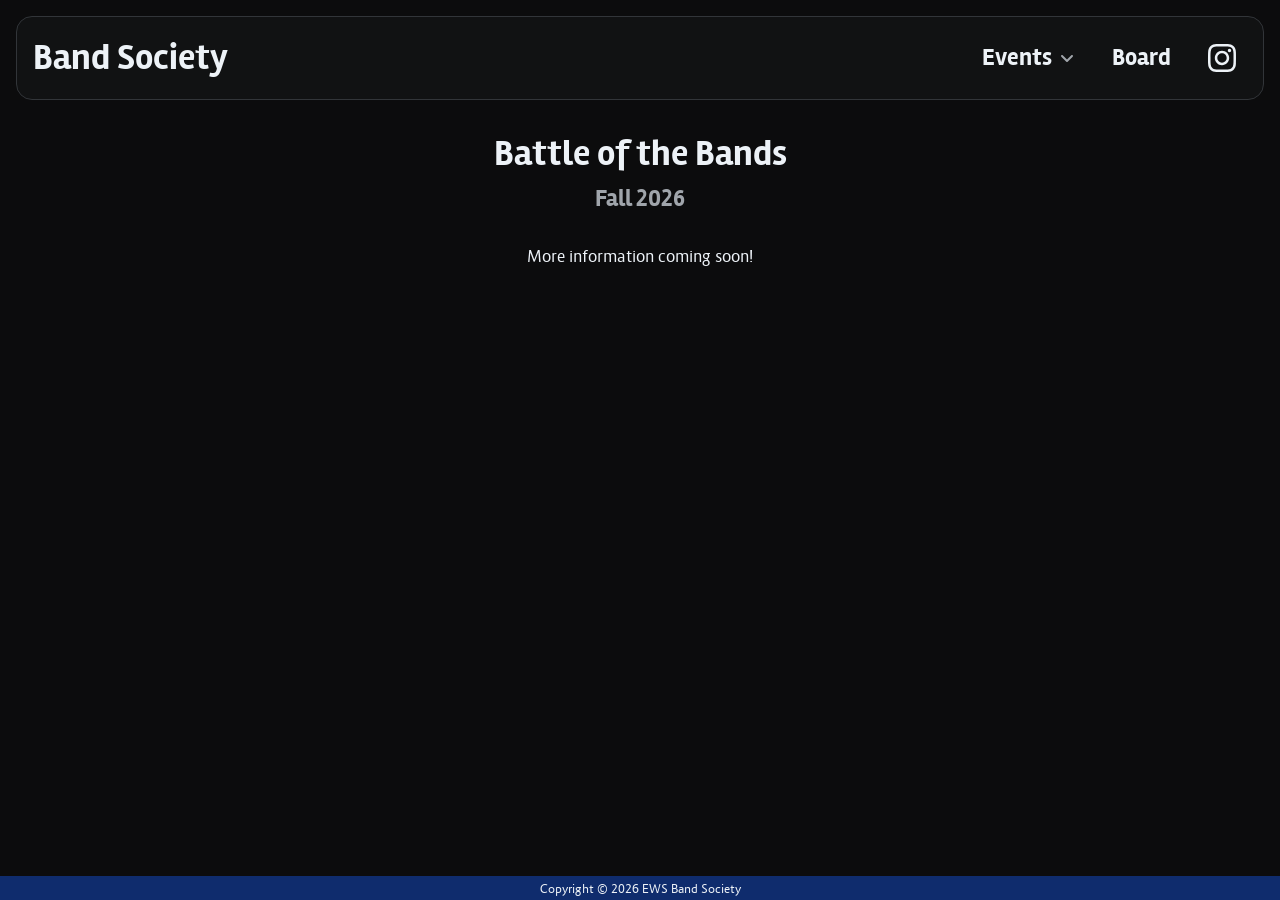
<file: events/battle-of-the-bands-2026/index.html>
<!-- 
Battle of the Bands event page
This file is licensed under the MIT license.
Copyright (C) 2026 EWS Band Society
-->

<!doctype html>

<html lang="en-US">
  <head>
    <meta charset="utf-8" />
    <title>Battle of the Bands 2026 - Band Society</title>
    <meta
      name="description"
      content="Information about Battle of the Bands 2026, an event at The Emery/Weiner School where bands compete to be ranked the highest on an action-packed, fun day in fall."
    />
    <meta name="viewport" content="width=device-width, initial-scale=1" />
    <meta name="author" content="Ethan Bayer" />
    <meta name="theme-color" content="hsl(221.49, 75.81%, 24.31%)" />

    <!-- Favicon -->
    <link
      rel="icon"
      type="image/png"
      href="/assets/favicon/favicon-96x96.png"
      sizes="96x96"
    />
    <link rel="icon" type="image/svg+xml" href="/assets/favicon/favicon.svg" />
    <link rel="shortcut icon" href="/assets/favicon/favicon.ico" />
    <link
      rel="apple-touch-icon"
      sizes="180x180"
      href="/assets/favicon/apple-touch-icon.png"
    />
    <meta name="apple-mobile-web-app-title" content="Band Society" />
    <link rel="manifest" href="/assets/favicon/site.webmanifest" />

    <!-- OGP Data -->
    <meta
      property="og:title"
      content="Battle of the Bands 2026 - Band Society"
    />
    <meta
      property="og:description"
      content="Information about Battle of the Bands 2026, an event at The Emery/Weiner School where bands compete to be ranked the highest on an action-packed, fun day in fall."
    />
    <meta
      property="og:url"
      content="https://www.ewsbandsociety.org/events/archive/battle-of-the-bands-2026"
    />
    <meta property="og:type" content="website" />
    <meta property="og:image" content="/assets/images/ogp-image.png" />
    <meta
      property="og:image:alt"
      content="The Band Society guitar pick logo with 'Band Society' written next to it."
    />

    <!-- Twitter Data -->
    <meta name="twitter:card" content="summary_large_image" />
    <meta property="twitter:domain" content="www.ewsbandsociety.org" />
    <meta
      property="twitter:url"
      content="https://www.ewsbandsociety.org/events/archive/battle-of-the-bands-2026"
    />
    <meta
      name="twitter:title"
      content="Battle of the Bands 2026 - Band Society"
    />
    <meta
      name="twitter:description"
      content="Information about Battle of the Bands 2026, an event at The Emery/Weiner School where bands compete to be ranked the highest on an action-packed, fun day in fall."
    />
    <meta name="twitter:image" content="/assets/images/ogp-image.png" />
    <meta
      name="twitter:image:alt"
      content="The Band Society guitar pick logo with 'Band Society' written next to it."
    />

    <link rel="stylesheet" href="/styles/css/botb-2026.css" />
    <link
      rel="canonical"
      href="https://www.ewsbandsociety.org/events/archive/battle-of-the-bands-2026"
    />

    <script src="/scripts/menu.js" defer></script>
  </head>

  <body>
    <header class="main-header">
      <div class="header-div">
        <a href="/" class="logo">Band Society</a>

        <nav id="menu-nav">
          <ul>
            <li class="dropdown">
              <button class="menu-item" type="button" aria-haspopup="menu">
                Events
                <svg
                  width="20px"
                  height="20px"
                  xmlns="http://www.w3.org/2000/svg"
                  viewBox="0 0 640 640"
                >
                  <!--!Font Awesome Free v7.0.0 by @fontawesome - https://fontawesome.com License - https://fontawesome.com/license/free Copyright 2025 Fonticons, Inc.-->
                  <path
                    fill="currentColor"
                    d="M297.4 438.6C309.9 451.1 330.2 451.1 342.7 438.6L502.7 278.6C515.2 266.1 515.2 245.8 502.7 233.3C490.2 220.8 469.9 220.8 457.4 233.3L320 370.7L182.6 233.4C170.1 220.9 149.8 220.9 137.3 233.4C124.8 245.9 124.8 266.2 137.3 278.7L297.3 438.7z"
                  />
                </svg>
              </button>

              <div class="dropdown-content">
                <a href="/events/springfest-2026">SpringFEST</a>
                <a href="/events/battle-of-the-bands-2026"
                  >Battle of the Bands</a
                >
              </div>
            </li>

            <li><a class="menu-item" href="/board">Board</a></li>
            <li>
              <a
                class="menu-item social"
                title="Instagram"
                target="_blank"
                rel="noopener"
                aria-label="Instagram"
                href="https://www.instagram.com/ewsmusic"
              >
                <svg
                  width="40px"
                  height="40px"
                  xmlns="http://www.w3.org/2000/svg"
                  viewBox="0 0 640 640"
                >
                  <!--!Font Awesome Free v7.0.0 by @fontawesome - https://fontawesome.com License - https://fontawesome.com/license/free Copyright 2025 Fonticons, Inc.-->
                  <path
                    fill="currentColor"
                    d="M320.3 205C256.8 204.8 205.2 256.2 205 319.7C204.8 383.2 256.2 434.8 319.7 435C383.2 435.2 434.8 383.8 435 320.3C435.2 256.8 383.8 205.2 320.3 205zM319.7 245.4C360.9 245.2 394.4 278.5 394.6 319.7C394.8 360.9 361.5 394.4 320.3 394.6C279.1 394.8 245.6 361.5 245.4 320.3C245.2 279.1 278.5 245.6 319.7 245.4zM413.1 200.3C413.1 185.5 425.1 173.5 439.9 173.5C454.7 173.5 466.7 185.5 466.7 200.3C466.7 215.1 454.7 227.1 439.9 227.1C425.1 227.1 413.1 215.1 413.1 200.3zM542.8 227.5C541.1 191.6 532.9 159.8 506.6 133.6C480.4 107.4 448.6 99.2 412.7 97.4C375.7 95.3 264.8 95.3 227.8 97.4C192 99.1 160.2 107.3 133.9 133.5C107.6 159.7 99.5 191.5 97.7 227.4C95.6 264.4 95.6 375.3 97.7 412.3C99.4 448.2 107.6 480 133.9 506.2C160.2 532.4 191.9 540.6 227.8 542.4C264.8 544.5 375.7 544.5 412.7 542.4C448.6 540.7 480.4 532.5 506.6 506.2C532.8 480 541 448.2 542.8 412.3C544.9 375.3 544.9 264.5 542.8 227.5zM495 452C487.2 471.6 472.1 486.7 452.4 494.6C422.9 506.3 352.9 503.6 320.3 503.6C287.7 503.6 217.6 506.2 188.2 494.6C168.6 486.8 153.5 471.7 145.6 452C133.9 422.5 136.6 352.5 136.6 319.9C136.6 287.3 134 217.2 145.6 187.8C153.4 168.2 168.5 153.1 188.2 145.2C217.7 133.5 287.7 136.2 320.3 136.2C352.9 136.2 423 133.6 452.4 145.2C472 153 487.1 168.1 495 187.8C506.7 217.3 504 287.3 504 319.9C504 352.5 506.7 422.6 495 452z"
                  />
                </svg>
              </a>
            </li>
          </ul>
        </nav>

        <button
          class="menu-button"
          onclick="openCloseMenu()"
          type="button"
          aria-label="Menu"
          aria-haspopup="menu"
        >
          <svg
            id="menu-icon"
            xmlns="http://www.w3.org/2000/svg"
            viewBox="0 0 640 640"
            width="44px"
            height="44px"
          >
            <!--!Font Awesome Free v7.0.1 by @fontawesome - https://fontawesome.com License - https://fontawesome.com/license/free Copyright 2025 Fonticons, Inc.-->
            <path
              fill="currentColor"
              d="M96 160C96 142.3 110.3 128 128 128L512 128C529.7 128 544 142.3 544 160C544 177.7 529.7 192 512 192L128 192C110.3 192 96 177.7 96 160zM96 320C96 302.3 110.3 288 128 288L512 288C529.7 288 544 302.3 544 320C544 337.7 529.7 352 512 352L128 352C110.3 352 96 337.7 96 320zM544 480C544 497.7 529.7 512 512 512L128 512C110.3 512 96 497.7 96 480C96 462.3 110.3 448 128 448L512 448C529.7 448 544 462.3 544 480z"
            />
          </svg>
          <svg
            id="x-icon"
            class="no-display"
            xmlns="http://www.w3.org/2000/svg"
            viewBox="0 0 640 640"
            width="44px"
            height="44px"
          >
            <!--!Font Awesome Free v7.0.1 by @fontawesome - https://fontawesome.com License - https://fontawesome.com/license/free Copyright 2025 Fonticons, Inc.-->
            <path
              fill="currentColor"
              d="M183.1 137.4C170.6 124.9 150.3 124.9 137.8 137.4C125.3 149.9 125.3 170.2 137.8 182.7L275.2 320L137.9 457.4C125.4 469.9 125.4 490.2 137.9 502.7C150.4 515.2 170.7 515.2 183.2 502.7L320.5 365.3L457.9 502.6C470.4 515.1 490.7 515.1 503.2 502.6C515.7 490.1 515.7 469.8 503.2 457.3L365.8 320L503.1 182.6C515.6 170.1 515.6 149.8 503.1 137.3C490.6 124.8 470.3 124.8 457.8 137.3L320.5 274.7L183.1 137.4z"
            />
          </svg>
        </button>
      </div>
    </header>

    <main>
      <header>
        <h1>Battle of the Bands</h1>
      </header>

      <p>Fall 2026</p>
      <p>More information coming soon!</p>
    </main>

    <footer>
      <p>Copyright © 2026 EWS Band Society</p>
    </footer>
  </body>
</html>
</file>
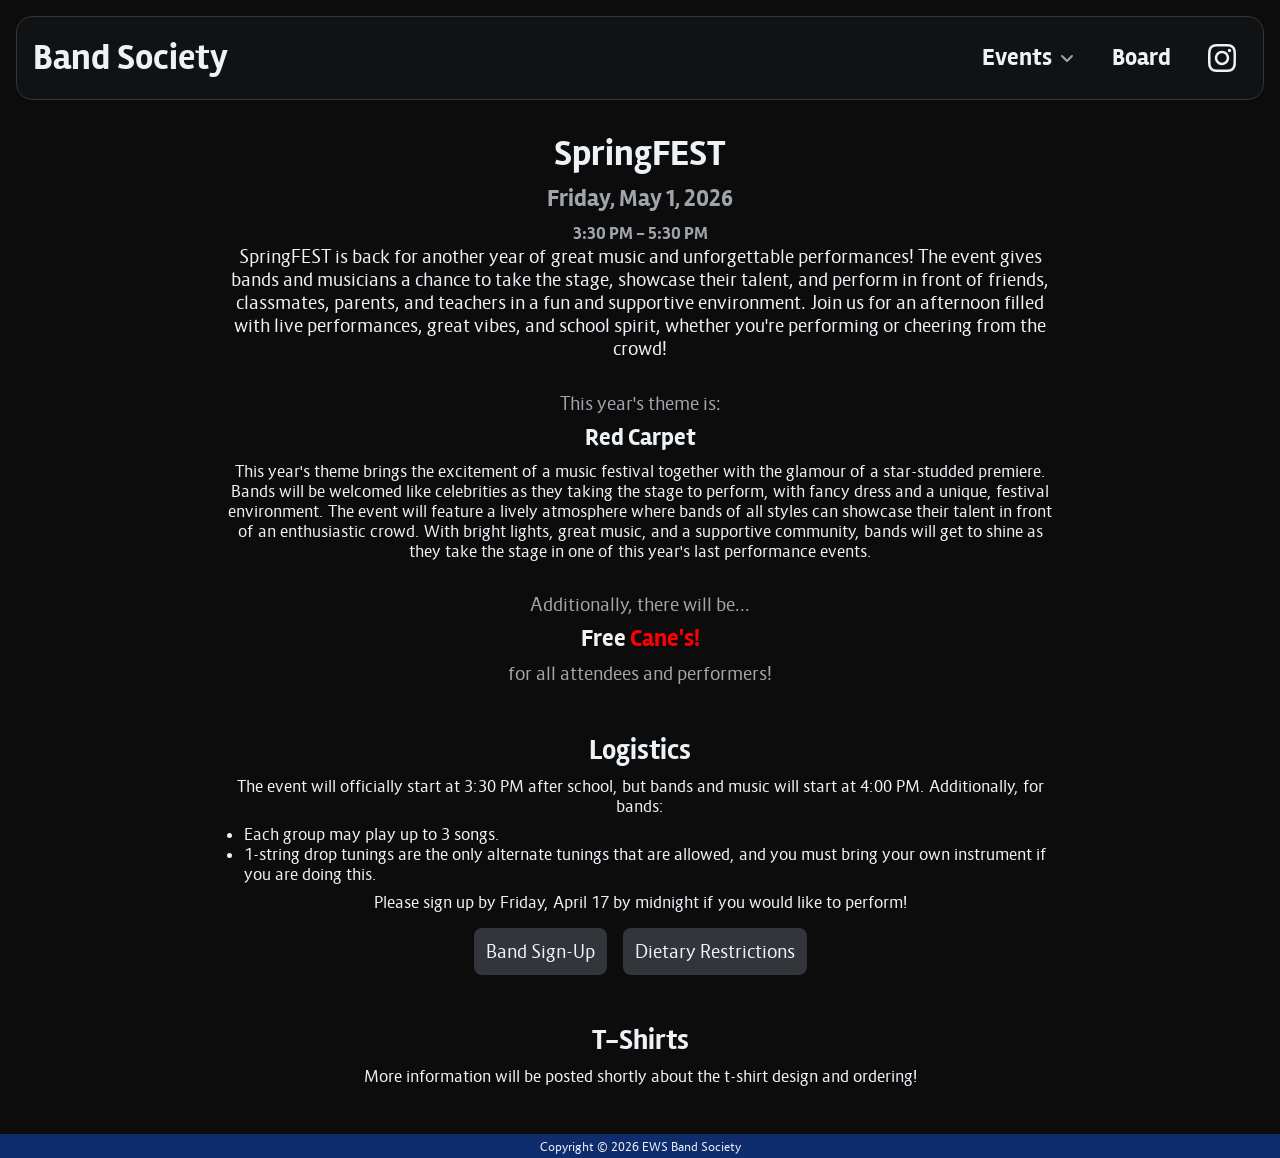
<file: events/springfest-2026/index.html>
<!-- 
SpringFEST 2026 event page
This file is licensed under the MIT license.
Copyright (C) 2026 EWS Band Society
-->

<!doctype html>

<html lang="en-US">
  <head>
    <meta charset="utf-8" />
    <title>SpringFEST 2026 - Band Society</title>
    <meta
      name="description"
      content="Information about SpringFEST 2026, a spring performance event for bands at The Emery/Weiner School filled with fun and food for everyone."
    />
    <meta name="viewport" content="width=device-width, initial-scale=1" />
    <meta name="author" content="Ethan Bayer" />
    <meta name="theme-color" content="hsl(221.49, 75.81%, 24.31%)" />

    <!-- Favicon -->
    <link
      rel="icon"
      type="image/png"
      href="/assets/favicon/favicon-96x96.png"
      sizes="96x96"
    />
    <link rel="icon" type="image/svg+xml" href="/assets/favicon/favicon.svg" />
    <link rel="shortcut icon" href="/assets/favicon/favicon.ico" />
    <link
      rel="apple-touch-icon"
      sizes="180x180"
      href="/assets/favicon/apple-touch-icon.png"
    />
    <meta name="apple-mobile-web-app-title" content="Band Society" />
    <link rel="manifest" href="/assets/favicon/site.webmanifest" />

    <!-- OGP Data -->
    <meta property="og:title" content="SpringFEST 2026 - Band Society" />
    <meta
      property="og:description"
      content="Information about SpringFEST 2026, a spring performance event for bands at The Emery/Weiner School filled with fun and food for everyone."
    />
    <meta
      property="og:url"
      content="https://www.ewsbandsociety.org/events/springfest-2026"
    />
    <meta property="og:type" content="website" />
    <meta property="og:image" content="/assets/images/ogp-image.png" />
    <meta
      property="og:image:alt"
      content="The Band Society guitar pick logo with 'Band Society' written next to it."
    />

    <!-- Twitter Data -->
    <meta name="twitter:card" content="summary_large_image" />
    <meta property="twitter:domain" content="www.ewsbandsociety.org" />
    <meta
      property="twitter:url"
      content="https://www.ewsbandsociety.org/events/springfest-2026"
    />
    <meta name="twitter:title" content="SpringFEST 2026 - Band Society" />
    <meta
      name="twitter:description"
      content="Information about SpringFEST 2026, a spring performance event for bands at The Emery/Weiner School filled with fun and food for everyone."
    />
    <meta name="twitter:image" content="/assets/images/ogp-image.png" />
    <meta
      name="twitter:image:alt"
      content="The Band Society guitar pick logo with 'Band Society' written next to it."
    />

    <link rel="stylesheet" href="/styles/css/springfest-2026.css" />
    <link
      rel="canonical"
      href="https://www.ewsbandsociety.org/events/springfest-2026"
    />

    <script src="/scripts/menu.js" defer></script>
  </head>

  <body>
    <header class="main-header">
      <div class="header-div">
        <a href="/" class="logo">Band Society</a>

        <nav id="menu-nav">
          <ul>
            <li class="dropdown">
              <button class="menu-item" type="button" aria-haspopup="menu">
                Events
                <svg
                  width="20px"
                  height="20px"
                  xmlns="http://www.w3.org/2000/svg"
                  viewBox="0 0 640 640"
                >
                  <!--!Font Awesome Free v7.0.0 by @fontawesome - https://fontawesome.com License - https://fontawesome.com/license/free Copyright 2025 Fonticons, Inc.-->
                  <path
                    fill="currentColor"
                    d="M297.4 438.6C309.9 451.1 330.2 451.1 342.7 438.6L502.7 278.6C515.2 266.1 515.2 245.8 502.7 233.3C490.2 220.8 469.9 220.8 457.4 233.3L320 370.7L182.6 233.4C170.1 220.9 149.8 220.9 137.3 233.4C124.8 245.9 124.8 266.2 137.3 278.7L297.3 438.7z"
                  />
                </svg>
              </button>

              <div class="dropdown-content">
                <a href="/events/springfest-2026">SpringFEST</a>
                <a href="/events/battle-of-the-bands-2026"
                  >Battle of the Bands</a
                >
              </div>
            </li>

            <li><a class="menu-item" href="/board">Board</a></li>
            <li>
              <a
                class="menu-item social"
                title="Instagram"
                target="_blank"
                rel="noopener"
                aria-label="Instagram"
                href="https://www.instagram.com/ewsmusic"
              >
                <svg
                  width="40px"
                  height="40px"
                  xmlns="http://www.w3.org/2000/svg"
                  viewBox="0 0 640 640"
                >
                  <!--!Font Awesome Free v7.0.0 by @fontawesome - https://fontawesome.com License - https://fontawesome.com/license/free Copyright 2025 Fonticons, Inc.-->
                  <path
                    fill="currentColor"
                    d="M320.3 205C256.8 204.8 205.2 256.2 205 319.7C204.8 383.2 256.2 434.8 319.7 435C383.2 435.2 434.8 383.8 435 320.3C435.2 256.8 383.8 205.2 320.3 205zM319.7 245.4C360.9 245.2 394.4 278.5 394.6 319.7C394.8 360.9 361.5 394.4 320.3 394.6C279.1 394.8 245.6 361.5 245.4 320.3C245.2 279.1 278.5 245.6 319.7 245.4zM413.1 200.3C413.1 185.5 425.1 173.5 439.9 173.5C454.7 173.5 466.7 185.5 466.7 200.3C466.7 215.1 454.7 227.1 439.9 227.1C425.1 227.1 413.1 215.1 413.1 200.3zM542.8 227.5C541.1 191.6 532.9 159.8 506.6 133.6C480.4 107.4 448.6 99.2 412.7 97.4C375.7 95.3 264.8 95.3 227.8 97.4C192 99.1 160.2 107.3 133.9 133.5C107.6 159.7 99.5 191.5 97.7 227.4C95.6 264.4 95.6 375.3 97.7 412.3C99.4 448.2 107.6 480 133.9 506.2C160.2 532.4 191.9 540.6 227.8 542.4C264.8 544.5 375.7 544.5 412.7 542.4C448.6 540.7 480.4 532.5 506.6 506.2C532.8 480 541 448.2 542.8 412.3C544.9 375.3 544.9 264.5 542.8 227.5zM495 452C487.2 471.6 472.1 486.7 452.4 494.6C422.9 506.3 352.9 503.6 320.3 503.6C287.7 503.6 217.6 506.2 188.2 494.6C168.6 486.8 153.5 471.7 145.6 452C133.9 422.5 136.6 352.5 136.6 319.9C136.6 287.3 134 217.2 145.6 187.8C153.4 168.2 168.5 153.1 188.2 145.2C217.7 133.5 287.7 136.2 320.3 136.2C352.9 136.2 423 133.6 452.4 145.2C472 153 487.1 168.1 495 187.8C506.7 217.3 504 287.3 504 319.9C504 352.5 506.7 422.6 495 452z"
                  />
                </svg>
              </a>
            </li>
          </ul>
        </nav>

        <button
          class="menu-button"
          onclick="openCloseMenu()"
          type="button"
          aria-label="Menu"
          aria-haspopup="menu"
        >
          <svg
            id="menu-icon"
            xmlns="http://www.w3.org/2000/svg"
            viewBox="0 0 640 640"
            width="44px"
            height="44px"
          >
            <!--!Font Awesome Free v7.0.1 by @fontawesome - https://fontawesome.com License - https://fontawesome.com/license/free Copyright 2025 Fonticons, Inc.-->
            <path
              fill="currentColor"
              d="M96 160C96 142.3 110.3 128 128 128L512 128C529.7 128 544 142.3 544 160C544 177.7 529.7 192 512 192L128 192C110.3 192 96 177.7 96 160zM96 320C96 302.3 110.3 288 128 288L512 288C529.7 288 544 302.3 544 320C544 337.7 529.7 352 512 352L128 352C110.3 352 96 337.7 96 320zM544 480C544 497.7 529.7 512 512 512L128 512C110.3 512 96 497.7 96 480C96 462.3 110.3 448 128 448L512 448C529.7 448 544 462.3 544 480z"
            />
          </svg>
          <svg
            id="x-icon"
            class="no-display"
            xmlns="http://www.w3.org/2000/svg"
            viewBox="0 0 640 640"
            width="44px"
            height="44px"
          >
            <!--!Font Awesome Free v7.0.1 by @fontawesome - https://fontawesome.com License - https://fontawesome.com/license/free Copyright 2025 Fonticons, Inc.-->
            <path
              fill="currentColor"
              d="M183.1 137.4C170.6 124.9 150.3 124.9 137.8 137.4C125.3 149.9 125.3 170.2 137.8 182.7L275.2 320L137.9 457.4C125.4 469.9 125.4 490.2 137.9 502.7C150.4 515.2 170.7 515.2 183.2 502.7L320.5 365.3L457.9 502.6C470.4 515.1 490.7 515.1 503.2 502.6C515.7 490.1 515.7 469.8 503.2 457.3L365.8 320L503.1 182.6C515.6 170.1 515.6 149.8 503.1 137.3C490.6 124.8 470.3 124.8 457.8 137.3L320.5 274.7L183.1 137.4z"
            />
          </svg>
        </button>
      </div>
    </header>

    <main>
      <header>
        <h1>SpringFEST</h1>
        <h2>Friday, May 1, 2026</h2>
        <h3>3:30 PM - 5:30 PM</h3>
      </header>

      <section>
        <p class="description">
          SpringFEST is back for another year of great music and unforgettable
          performances! The event gives bands and musicians a chance to take the
          stage, showcase their talent, and perform in front of friends,
          classmates, parents, and teachers in a fun and supportive environment.
          Join us for an afternoon filled with live performances, great vibes,
          and school spirit, whether you're performing or cheering from the
          crowd!
        </p>

        <p class="theme-text">This year's theme is:</p>
        <p class="theme-title">Red Carpet</p>
        <p class="description-small">
          This year's theme brings the excitement of a music festival together
          with the glamour of a star-studded premiere. Bands will be welcomed
          like celebrities as they taking the stage to perform, with fancy dress
          and a unique, festival environment. The event will feature a lively
          atmosphere where bands of all styles can showcase their talent in
          front of an enthusiastic crowd. With bright lights, great music, and a
          supportive community, bands will get to shine as they take the stage
          in one of this year's last performance events.
        </p>

        <p class="theme-text">Additionally, there will be...</p>
        <p class="theme-title canes">
          Free <span class="canes-red">Cane's!</span>
        </p>
        <p class="theme-text">for all attendees and performers!</p>
      </section>

      <section>
        <h2>Logistics</h2>
        <p>
          The event will officially start at 3:30 PM after school, but bands and
          music will start at 4:00 PM. Additionally, for bands:
        </p>
        <ul>
          <li>Each group may play up to 3 songs.</li>
          <li>
            1-string drop tunings are the only alternate tunings that are
            allowed, and you must bring your own instrument if you are doing
            this.
          </li>
        </ul>
        <p>
          Please sign up by Friday, April 17 by midnight if you would like to
          perform!
        </p>
        <div class="forms">
          <a
            target="_blank"
            rel="noopener"
            class="link-button"
            href="https://docs.google.com/forms/d/e/1FAIpQLSeRCN3ZA1EjyQIpN9wVYIcvQVd1tHlKrbTwK-1WRgRDbBEmhQ/viewform"
            >Band Sign-Up</a
          >
          <a
            target="_blank"
            rel="noopener"
            class="link-button"
            href="https://docs.google.com/forms/d/e/1FAIpQLSeJ1HUkBfDfjjypGF6GKuFMX7uRqdnMNHhyOqfv_dD37M0eoA/viewform"
            >Dietary Restrictions</a
          >
        </div>
      </section>

      <section>
        <h2>T-Shirts</h2>
        <p>
          More information will be posted shortly about the t-shirt design and
          ordering!
        </p>
      </section>
    </main>

    <footer>
      <p>Copyright © 2026 EWS Band Society</p>
    </footer>
  </body>
</html>
</file>
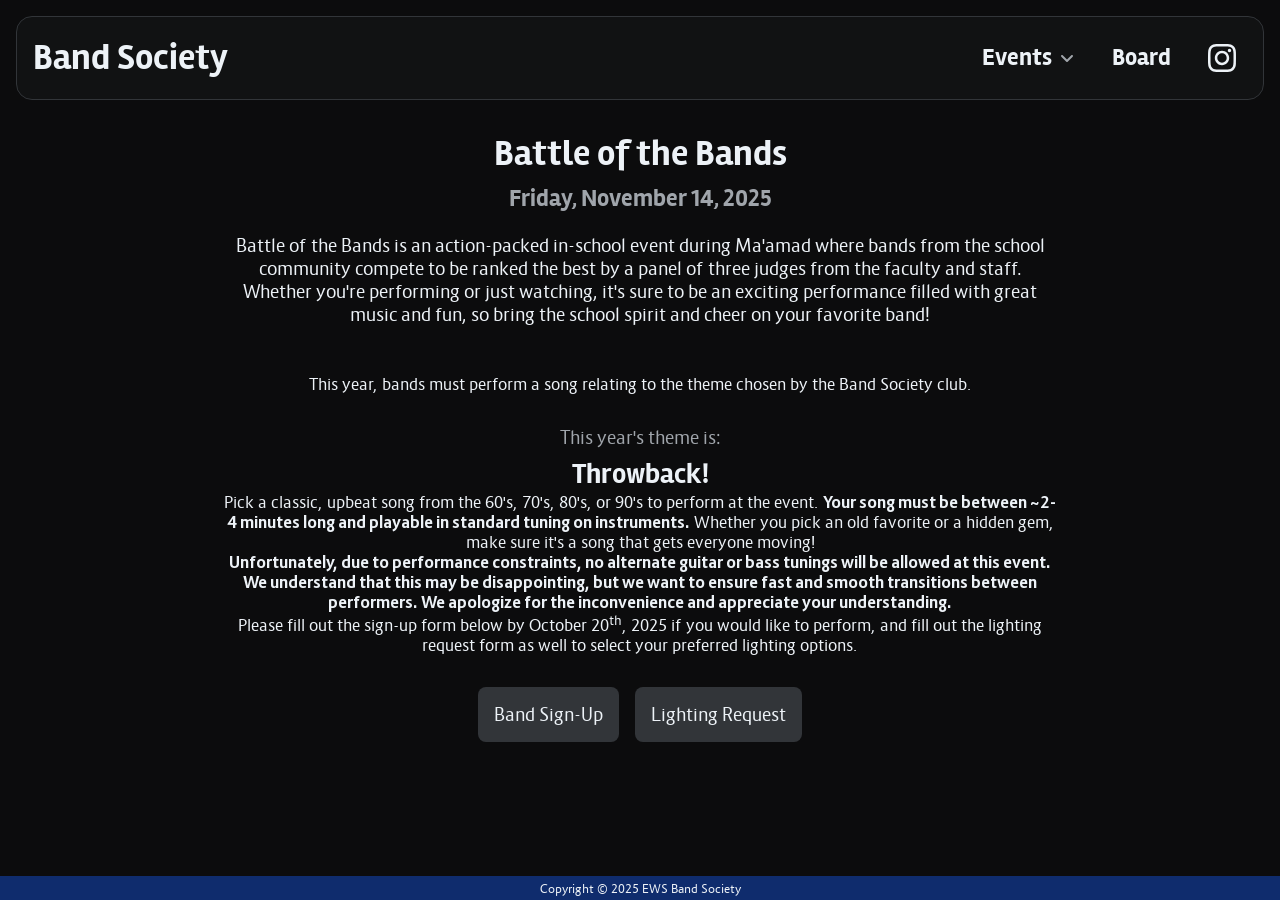
<file: events/archive/battle-of-the-bands-2025/index.html>
<!-- 
Battle of the Bands event page
This file is licensed under the MIT license.
Copyright (C) 2025 EWS Band Society
-->

<!doctype html>

<html lang="en-US">
  <head>
    <meta charset="utf-8" />
    <title>Battle of the Bands 2025 - Band Society</title>
    <meta
      name="description"
      content="Information about Battle of the Bands 2025, an event at The Emery/Weiner School where bands compete to be ranked the highest on an action-packed, fun day in fall."
    />
    <meta name="viewport" content="width=device-width, initial-scale=1" />
    <meta name="author" content="Ethan Bayer" />
    <meta name="theme-color" content="hsl(221.49, 75.81%, 24.31%)" />

    <!-- Favicon -->
    <link
      rel="icon"
      type="image/png"
      href="/assets/favicon/favicon-96x96.png"
      sizes="96x96"
    />
    <link rel="icon" type="image/svg+xml" href="/assets/favicon/favicon.svg" />
    <link rel="shortcut icon" href="/assets/favicon/favicon.ico" />
    <link
      rel="apple-touch-icon"
      sizes="180x180"
      href="/assets/favicon/apple-touch-icon.png"
    />
    <meta name="apple-mobile-web-app-title" content="Band Society" />
    <link rel="manifest" href="/assets/favicon/site.webmanifest" />

    <!-- OGP Data -->
    <meta
      property="og:title"
      content="Battle of the Bands 2025 - Band Society"
    />
    <meta
      property="og:description"
      content="Information about Battle of the Bands 2025, an event at The Emery/Weiner School where bands compete to be ranked the highest on an action-packed, fun day in fall."
    />
    <meta
      property="og:url"
      content="https://www.ewsbandsociety.org/events/archive/battle-of-the-bands-2025"
    />
    <meta property="og:type" content="website" />
    <meta property="og:image" content="/assets/images/ogp-image.png" />
    <meta
      property="og:image:alt"
      content="The Band Society guitar pick logo with 'Band Society' written next to it."
    />

    <!-- Twitter Data -->
    <meta name="twitter:card" content="summary_large_image" />
    <meta property="twitter:domain" content="www.ewsbandsociety.org" />
    <meta
      property="twitter:url"
      content="https://www.ewsbandsociety.org/events/archive/battle-of-the-bands-2025"
    />
    <meta
      name="twitter:title"
      content="Battle of the Bands 2025 - Band Society"
    />
    <meta
      name="twitter:description"
      content="Information about Battle of the Bands 2025, an event at The Emery/Weiner School where bands compete to be ranked the highest on an action-packed, fun day in fall."
    />
    <meta name="twitter:image" content="/assets/images/ogp-image.png" />
    <meta
      name="twitter:image:alt"
      content="The Band Society guitar pick logo with 'Band Society' written next to it."
    />

    <link rel="stylesheet" href="/styles/css/botb-2025.css" />
    <link
      rel="canonical"
      href="https://www.ewsbandsociety.org/events/archive/battle-of-the-bands-2025"
    />

    <script src="/scripts/menu.js" defer></script>
  </head>

  <body>
    <header class="main-header">
      <div class="header-div">
        <a href="/" class="logo">Band Society</a>

        <nav id="menu-nav">
          <ul>
            <li class="dropdown">
              <button class="menu-item" type="button" aria-haspopup="menu">
                Events
                <svg
                  width="20px"
                  height="20px"
                  xmlns="http://www.w3.org/2000/svg"
                  viewBox="0 0 640 640"
                >
                  <!--!Font Awesome Free v7.0.0 by @fontawesome - https://fontawesome.com License - https://fontawesome.com/license/free Copyright 2025 Fonticons, Inc.-->
                  <path
                    fill="currentColor"
                    d="M297.4 438.6C309.9 451.1 330.2 451.1 342.7 438.6L502.7 278.6C515.2 266.1 515.2 245.8 502.7 233.3C490.2 220.8 469.9 220.8 457.4 233.3L320 370.7L182.6 233.4C170.1 220.9 149.8 220.9 137.3 233.4C124.8 245.9 124.8 266.2 137.3 278.7L297.3 438.7z"
                  />
                </svg>
              </button>

              <div class="dropdown-content">
                <a class="selected" href="/events/battle-of-the-bands" inert
                  >Battle of the Bands</a
                >
                <a href="/events/springfest">SpringFEST</a>
              </div>
            </li>

            <li><a class="menu-item" href="/board">Board</a></li>
            <li>
              <a
                class="menu-item social"
                title="Instagram"
                target="_blank"
                rel="noopener"
                aria-label="Instagram"
                href="https://www.instagram.com/ewsmusic"
              >
                <svg
                  width="40px"
                  height="40px"
                  xmlns="http://www.w3.org/2000/svg"
                  viewBox="0 0 640 640"
                >
                  <!--!Font Awesome Free v7.0.0 by @fontawesome - https://fontawesome.com License - https://fontawesome.com/license/free Copyright 2025 Fonticons, Inc.-->
                  <path
                    fill="currentColor"
                    d="M320.3 205C256.8 204.8 205.2 256.2 205 319.7C204.8 383.2 256.2 434.8 319.7 435C383.2 435.2 434.8 383.8 435 320.3C435.2 256.8 383.8 205.2 320.3 205zM319.7 245.4C360.9 245.2 394.4 278.5 394.6 319.7C394.8 360.9 361.5 394.4 320.3 394.6C279.1 394.8 245.6 361.5 245.4 320.3C245.2 279.1 278.5 245.6 319.7 245.4zM413.1 200.3C413.1 185.5 425.1 173.5 439.9 173.5C454.7 173.5 466.7 185.5 466.7 200.3C466.7 215.1 454.7 227.1 439.9 227.1C425.1 227.1 413.1 215.1 413.1 200.3zM542.8 227.5C541.1 191.6 532.9 159.8 506.6 133.6C480.4 107.4 448.6 99.2 412.7 97.4C375.7 95.3 264.8 95.3 227.8 97.4C192 99.1 160.2 107.3 133.9 133.5C107.6 159.7 99.5 191.5 97.7 227.4C95.6 264.4 95.6 375.3 97.7 412.3C99.4 448.2 107.6 480 133.9 506.2C160.2 532.4 191.9 540.6 227.8 542.4C264.8 544.5 375.7 544.5 412.7 542.4C448.6 540.7 480.4 532.5 506.6 506.2C532.8 480 541 448.2 542.8 412.3C544.9 375.3 544.9 264.5 542.8 227.5zM495 452C487.2 471.6 472.1 486.7 452.4 494.6C422.9 506.3 352.9 503.6 320.3 503.6C287.7 503.6 217.6 506.2 188.2 494.6C168.6 486.8 153.5 471.7 145.6 452C133.9 422.5 136.6 352.5 136.6 319.9C136.6 287.3 134 217.2 145.6 187.8C153.4 168.2 168.5 153.1 188.2 145.2C217.7 133.5 287.7 136.2 320.3 136.2C352.9 136.2 423 133.6 452.4 145.2C472 153 487.1 168.1 495 187.8C506.7 217.3 504 287.3 504 319.9C504 352.5 506.7 422.6 495 452z"
                  />
                </svg>
              </a>
            </li>
          </ul>
        </nav>

        <button
          class="menu-button"
          onclick="openCloseMenu()"
          type="button"
          aria-label="Menu"
          aria-haspopup="menu"
        >
          <svg
            id="menu-icon"
            xmlns="http://www.w3.org/2000/svg"
            viewBox="0 0 640 640"
            width="44px"
            height="44px"
          >
            <!--!Font Awesome Free v7.0.1 by @fontawesome - https://fontawesome.com License - https://fontawesome.com/license/free Copyright 2025 Fonticons, Inc.-->
            <path
              fill="currentColor"
              d="M96 160C96 142.3 110.3 128 128 128L512 128C529.7 128 544 142.3 544 160C544 177.7 529.7 192 512 192L128 192C110.3 192 96 177.7 96 160zM96 320C96 302.3 110.3 288 128 288L512 288C529.7 288 544 302.3 544 320C544 337.7 529.7 352 512 352L128 352C110.3 352 96 337.7 96 320zM544 480C544 497.7 529.7 512 512 512L128 512C110.3 512 96 497.7 96 480C96 462.3 110.3 448 128 448L512 448C529.7 448 544 462.3 544 480z"
            />
          </svg>
          <svg
            id="x-icon"
            class="no-display"
            xmlns="http://www.w3.org/2000/svg"
            viewBox="0 0 640 640"
            width="44px"
            height="44px"
          >
            <!--!Font Awesome Free v7.0.1 by @fontawesome - https://fontawesome.com License - https://fontawesome.com/license/free Copyright 2025 Fonticons, Inc.-->
            <path
              fill="currentColor"
              d="M183.1 137.4C170.6 124.9 150.3 124.9 137.8 137.4C125.3 149.9 125.3 170.2 137.8 182.7L275.2 320L137.9 457.4C125.4 469.9 125.4 490.2 137.9 502.7C150.4 515.2 170.7 515.2 183.2 502.7L320.5 365.3L457.9 502.6C470.4 515.1 490.7 515.1 503.2 502.6C515.7 490.1 515.7 469.8 503.2 457.3L365.8 320L503.1 182.6C515.6 170.1 515.6 149.8 503.1 137.3C490.6 124.8 470.3 124.8 457.8 137.3L320.5 274.7L183.1 137.4z"
            />
          </svg>
        </button>
      </div>
    </header>

    <main>
      <header>
        <h1>Battle of the Bands</h1>
        <p>Friday, November 14, 2025</p>
      </header>

      <p class="description">
        Battle of the Bands is an action-packed in-school event during Ma'amad
        where bands from the school community compete to be ranked the best by a
        panel of three judges from the faculty and staff. Whether you're
        performing or just watching, it's sure to be an exciting performance
        filled with great music and fun, so bring the school spirit and cheer on
        your favorite band!
      </p>

      <p class="theme-description">
        This year, bands must perform a song relating to the theme chosen by the
        Band Society club.
      </p>

      <p class="theme-text">This year's theme is:</p>
      <p class="throwback">Throwback!</p>

      <p>
        Pick a classic, upbeat song from the 60's, 70's, 80's, or 90's to
        perform at the event.
        <strong
          >Your song must be between ~2-4 minutes long and playable in standard
          tuning on instruments.</strong
        >
        Whether you pick an old favorite or a hidden gem, make sure it's a song
        that gets everyone moving!
      </p>
      <p>
        <strong>
          Unfortunately, due to performance constraints, no alternate guitar or
          bass tunings will be allowed at this event. We understand that this
          may be disappointing, but we want to ensure fast and smooth
          transitions between performers. We apologize for the inconvenience and
          appreciate your understanding.
        </strong>
      </p>

      <p>
        Please fill out the sign-up form below by October 20<sup>th</sup>, 2025
        if you would like to perform, and fill out the lighting request form as
        well to select your preferred lighting options.
      </p>

      <div class="forms">
        <a
          target="_blank"
          rel="noopener"
          class="link-button"
          href="https://docs.google.com/forms/d/e/1FAIpQLSexrrNZl1hw2EJlUvoJ4BrErWvGdJq-ReGZfyxUzP4cqajfbw/viewform"
          >Band Sign-Up</a
        >
        <a
          target="_blank"
          rel="noopener"
          class="link-button"
          href="https://docs.google.com/forms/d/e/1FAIpQLSek4AZwN0ZoPl30YyEiOh3eQIP6CTRRlyvtw7Rdg-OS-_Oc3w/viewform"
          >Lighting Request</a
        >
      </div>
    </main>

    <footer>
      <p>Copyright © 2025 EWS Band Society</p>
    </footer>
  </body>
</html>
</file>
<file: styles/css/home.css>
/*
Home page styling
This file is licensed under the MIT license.
Copyright (C) 2025 EWS Band Society
*/
/*
Main styling
This file is licensed under the MIT license.
Copyright (C) 2025 EWS Band Society
*/
/*
Base vars and mixins
This file is licensed under the MIT license.
Copyright (C) 2025 EWS Band Society
*/
@font-face {
  font-family: "Route 159";
  src: url("/assets/fonts/route159-regular-webfont.woff2") format("woff2"), url("/assets/fonts/route159-regular-webfont.woff") format("woff");
  font-weight: normal;
  font-style: normal;
}
@font-face {
  font-family: "Route 159";
  src: url("/assets/fonts/route159-italic-webfont.woff2") format("woff2"), url("/assets/fonts/route159-italic-webfont.woff") format("woff");
  font-weight: normal;
  font-style: italic;
}
@font-face {
  font-family: "Route 159";
  src: url("/assets/fonts/route159-bold-webfont.woff2") format("woff2"), url("/assets/fonts/route159-bold-webfont.woff") format("woff");
  font-weight: bold;
  font-style: normal;
}
@font-face {
  font-family: "Rambla";
  src: url("/assets/fonts/rambla-regular-webfont.woff2") format("woff2"), url("/assets/fonts/rambla-regular-webfont.woff") format("woff");
  font-weight: normal;
  font-style: normal;
}
@font-face {
  font-family: "Rambla";
  src: url("/assets/fonts/rambla-bold-webfont.woff2") format("woff2"), url("/assets/fonts/rambla-bold-webfont.woff") format("woff");
  font-weight: bold;
  font-style: normal;
}
/*
Main styling
This file is licensed under the MIT license.
Copyright (C) 2025 EWS Band Society
*/
html {
  position: relative;
  min-height: 100%;
  text-align: center;
}

h1 {
  font-family: "Rambla", Helvetica, Arial, sans-serif;
  font-weight: bold;
  font-size: 2.25rem;
  color: hsl(210, 38%, 95%);
}

h2 {
  font-family: "Rambla", Helvetica, Arial, sans-serif;
  font-weight: bold;
  font-size: 1.75rem;
  color: hsl(210, 38%, 95%);
}

h1,
h2,
h3 {
  margin: 0;
}

main a {
  color: hsl(221.49, 75.81%, 47.017%);
}
@media (hover: hover) {
  main a:hover {
    color: hsl(221.49, 75.81%, 24.31%);
  }
}

svg {
  color: hsl(210, 38%, 95%);
}

.link-button {
  font-family: "Route 159", Helvetica, Arial, sans-serif;
  font-weight: normal;
  font-size: 1.125rem;
  color: hsl(210, 38%, 95%);
  text-decoration: none;
  display: block;
  background: hsl(210, 6%, 20.95%);
  border-radius: 8px;
  padding: 12px;
  width: -moz-fit-content;
  width: fit-content;
}
@media (hover: hover) {
  .link-button:hover {
    background: hsl(221.49, 75.81%, 24.31%);
    color: hsl(210, 38%, 95%);
  }
}
@media (hover: none) {
  .link-button:active {
    background: hsl(221.49, 75.81%, 24.31%);
    color: hsl(210, 38%, 95%);
  }
}

p,
ul {
  font-family: "Route 159", Helvetica, Arial, sans-serif;
  font-weight: normal;
  font-size: 1rem;
  color: hsl(210, 38%, 95%);
  max-width: 52rem;
  margin: 0 auto;
}

li {
  text-align: left;
}

body {
  background: hsl(210, 6%, 4.9%);
  margin: 0;
  padding-top: 132px;
  padding-bottom: 24px;
}
body main {
  margin: 0 16px 48px 16px;
}

.header-div {
  display: flex;
  align-items: center;
  justify-content: space-between;
  margin: 16px;
  width: 100%;
  overflow-x: auto;
}

.menu-button {
  padding: 0;
  display: flex;
  align-items: center;
  justify-content: center;
  width: 50px;
  height: 50px;
  border: none;
  border-radius: 8px;
  background: transparent;
  text-decoration: none;
  height: 50px;
}
@media (hover: hover) {
  .menu-button:hover {
    background: hsl(210, 6%, 20.95%);
  }
}
.menu-button.selected, .menu-button:active {
  background: hsl(221.49, 75.81%, 24.31%);
}

.menu-item {
  font-family: "Rambla", Helvetica, Arial, sans-serif;
  font-weight: bold;
  font-size: 1.5rem;
  color: hsl(210, 38%, 95%);
  display: flex;
  align-items: center;
  justify-content: center;
  padding: 0 14px;
  border: none;
  border-radius: 8px;
  background: transparent;
  text-decoration: none;
  height: 50px;
}
@media (hover: hover) {
  .menu-item:hover {
    background: hsl(210, 6%, 20.95%);
  }
}
.menu-item.selected, .menu-item:active {
  background: hsl(221.49, 75.81%, 24.31%);
}

.main-header {
  position: fixed;
  top: 16px;
  left: 16px;
  right: 16px;
  z-index: 1;
  display: flex;
  align-items: center;
  background: hsl(210, 6%, 7%);
  border-radius: 16px;
  border: 1px solid hsl(210, 6%, 20.95%);
  transition: box-shadow 0.1s;
}
@media (hover: hover) {
  .main-header:hover {
    box-shadow: 0 0 6px hsl(221.49, 75.81%, 24.31%);
  }
}
.main-header h1 {
  margin: 0;
}
.main-header .logo {
  font-family: "Rambla", Helvetica, Arial, sans-serif;
  font-weight: bold;
  font-size: 2.25rem;
  color: hsl(210, 38%, 95%);
  height: 100%;
  text-decoration: none;
  text-align: left;
}
.main-header ul {
  display: flex;
  align-items: center;
  gap: 12px;
  margin: 0;
  padding: 0;
}
.main-header ul li {
  list-style: none;
  margin: 0;
  padding: 0;
}
.main-header ul .social {
  padding: 0;
  width: 50px;
}

.dropdown .menu-item {
  gap: 5px;
  padding-right: 9px;
  border-bottom-left-radius: 0;
  border-bottom-right-radius: 0;
}
.dropdown .menu-item svg {
  color: hsl(213, 6%, 65%);
}
.dropdown:hover .menu-item {
  background: hsl(210, 6%, 20.95%);
}
.dropdown:hover .dropdown-content {
  display: flex;
}

.dropdown-content {
  display: none;
  flex-flow: column;
  position: absolute;
  border-radius: 8px;
  background: hsl(210, 6%, 7%);
}
.dropdown-content a {
  font-family: "Rambla", Helvetica, Arial, sans-serif;
  font-weight: bold;
  font-size: 1.125rem;
  color: hsl(210, 38%, 95%);
  color: hsl(213, 6%, 65%);
  display: block;
  padding: 12px;
  border: 1px solid hsl(210, 6%, 20.95%);
  margin: -0.5px 0;
  text-decoration: none;
  text-align: center;
}
.dropdown-content a:first-child {
  border-top-left-radius: 0;
  border-top-right-radius: 8px;
  margin-top: 0;
}
.dropdown-content a:last-child {
  border-bottom-left-radius: 8px;
  border-bottom-right-radius: 8px;
  margin-bottom: 0;
}
@media (hover: hover) {
  .dropdown-content a:hover {
    background: hsl(210, 6%, 20.95%);
  }
}
.dropdown-content a.selected, .dropdown-content a:active {
  z-index: 0;
  border-color: hsl(221.49, 75.81%, 24.31%);
  background: hsl(221.49, 75.81%, 24.31%);
}

footer {
  display: flex;
  align-items: center;
  justify-content: center;
  position: absolute;
  bottom: 0;
  width: 100%;
  height: 24px;
  background: hsl(221.49, 75.81%, 24.31%);
}
footer p {
  font-family: "Route 159", Helvetica, Arial, sans-serif;
  font-weight: normal;
  font-size: 0.75rem;
  color: hsl(210, 38%, 95%);
  margin: 0;
}

@media (min-width: 769px) {
  .menu-button {
    display: none;
  }
}
@media (max-width: 768px) {
  .no-display {
    display: none;
  }
  .opened-menu {
    display: block;
  }
  .main-header nav {
    position: fixed;
    margin-left: 16px;
    right: 16px;
    top: 102px;
    background: hsl(210, 6%, 7%);
    border-radius: 16px;
    border: 1px solid hsl(210, 6%, 20.95%);
    transition: box-shadow 0.1s;
  }
}
@media (max-width: 768px) and (hover: hover) {
  .main-header nav:hover {
    box-shadow: 0 0 6px hsl(221.49, 75.81%, 24.31%);
  }
}
@media (max-width: 768px) {
  .main-header nav ul {
    margin: 8px;
    gap: 8px;
    flex-flow: wrap;
    justify-content: center;
  }
  .main-header nav:not(.opened-menu) {
    display: none;
  }
}
p {
  font-family: "Route 159", Helvetica, Arial, sans-serif;
  font-weight: normal;
  font-size: 1rem;
  color: hsl(210, 38%, 95%);
}

main > section {
  margin-bottom: 32px;
}
main > section h2 {
  margin-bottom: 16px;
}
main section:last-child {
  margin-bottom: 0;
}

.about-container p {
  font-family: "Route 159", Helvetica, Arial, sans-serif;
  font-weight: normal;
  font-size: 1.125rem;
  color: hsl(210, 38%, 95%);
  margin-top: 16px;
}
.about-container img {
  border-radius: 16px;
}
@media (max-width: 382px) {
  .about-container img {
    width: 100%;
    -o-object-fit: cover;
       object-fit: cover;
  }
}

.events .events-boxes {
  display: flex;
  flex-flow: wrap;
  justify-content: center;
  gap: 20px;
}
.events .events-boxes article {
  width: 250px;
  padding: 16px 0;
  background: hsl(210, 6%, 7%);
  border-radius: 16px;
  border: 1px solid hsl(210, 6%, 20.95%);
  transition: box-shadow 0.1s;
}
@media (hover: hover) {
  .events .events-boxes article:hover {
    box-shadow: 0 0 6px hsl(221.49, 75.81%, 24.31%);
  }
}
.events .events-boxes article h3 {
  font-family: "Rambla", Helvetica, Arial, sans-serif;
  font-weight: bold;
  font-size: 1.5rem;
  color: hsl(210, 38%, 95%);
}
.events .events-boxes article h3 + p {
  font-family: "Route 159", Helvetica, Arial, sans-serif;
  font-weight: normal;
  font-size: 1rem;
  color: hsl(210, 38%, 95%);
  color: hsl(213, 6%, 65%);
  margin: 6px 0 10px 0;
}
.events .events-boxes article a {
  margin: 16px auto 0 auto;
  font-family: "Route 159", Helvetica, Arial, sans-serif;
  font-weight: normal;
  font-size: 1.125rem;
  color: hsl(210, 38%, 95%);
  text-decoration: none;
  display: block;
  background: hsl(210, 6%, 20.95%);
  border-radius: 8px;
  padding: 12px;
  width: -moz-fit-content;
  width: fit-content;
}
@media (hover: hover) {
  .events .events-boxes article a:hover {
    background: hsl(221.49, 75.81%, 24.31%);
    color: hsl(210, 38%, 95%);
  }
}
@media (hover: none) {
  .events .events-boxes article a:active {
    background: hsl(221.49, 75.81%, 24.31%);
    color: hsl(210, 38%, 95%);
  }
}/*# sourceMappingURL=home.css.map */
</file>
<file: styles/css/about.css>
/*
Board page styling
This file is licensed under the MIT license.
Copyright (C) 2025 Ethan Bayer
*/
/*
Base styling
This file is licensed under the MIT license.
Copyright (C) 2025 Ethan Bayer
*/
@font-face {
  font-family: "Route 159";
  src: url("/assets/fonts/route159-regular-webfont.woff2") format("woff2"), url("/assets/fonts/route159-regular-webfont.woff") format("woff");
  font-weight: normal;
  font-style: normal;
}
@font-face {
  font-family: "Route 159";
  src: url("/assets/fonts/route159-italic-webfont.woff2") format("woff2"), url("/assets/fonts/route159-italic-webfont.woff") format("woff");
  font-weight: normal;
  font-style: italic;
}
@font-face {
  font-family: "Rambla";
  src: url("/assets/fonts/rambla-regular-webfont.woff2") format("woff2"), url("/assets/fonts/rambla-regular-webfont.woff") format("woff");
  font-weight: normal;
  font-style: normal;
}
@font-face {
  font-family: "Rambla";
  src: url("/assets/fonts/rambla-bold-webfont.woff2") format("woff2"), url("/assets/fonts/rambla-bold-webfont.woff") format("woff");
  font-weight: bold;
  font-style: normal;
}
body {
  background: hsl(210, 6%, 4.9%);
  padding: 104px 16px 0 16px;
  text-align: center;
  padding-bottom: 20px;
  color: hsl(210, 38%, 95%);
}

h1 {
  font-family: "Rambla", Helvetica, Arial, sans-serif;
  font-weight: bold;
  font-size: 2.25rem;
}

h2 {
  font-family: "Rambla", Helvetica, Arial, sans-serif;
  font-weight: bold;
  font-size: 1.75rem;
}

body > header {
  position: fixed;
  top: 16px;
  left: 16px;
  right: 16px;
  min-height: 76px;
  z-index: 1;
  display: flex;
  align-items: center;
  justify-content: space-between;
  background: hsl(210, 6%, 7%);
  border: 1px solid hsl(210, 6%, 20.95%);
  border-radius: 16px;
  box-shadow: 0 1px 6px hsl(210, 6%, 4.9%);
  transition: box-shadow 0.2s;
}
body > header:hover {
  box-shadow: 0 0 3px hsl(0, 100%, 26%);
}
body > header h1 {
  margin: 0;
}
body > header .logo {
  font-family: "Rambla", Helvetica, Arial, sans-serif;
  font-weight: bold;
  font-size: 2.25rem;
  color: hsl(210, 38%, 95%);
  text-decoration: none;
  text-align: left;
  margin: 6px 6px 6px 16px;
}
body > header nav {
  display: flex;
  align-items: center;
  gap: 10px;
}
body > header nav .menu-item {
  font-family: "Rambla", Helvetica, Arial, sans-serif;
  font-weight: bold;
  font-size: 1.5rem;
  border: none;
  border-radius: 8px;
  background: transparent;
  color: hsl(210, 38%, 95%);
  display: flex;
  align-items: center;
  justify-content: center;
  padding: 0 14px;
  height: 50px;
}
body > header nav .menu-item:hover {
  background: hsl(210, 6%, 20.95%);
}
body > header nav .menu-item.selected, body > header nav .menu-item:active {
  background: hsl(0, 100%, 23.92%);
}
body > header nav .dropdown .menu-item {
  display: flex;
  gap: 5px;
  padding-right: 9px;
  border-bottom-left-radius: 0;
  border-bottom-right-radius: 0;
}
body > header nav .dropdown .menu-item:hover {
  background: hsl(210, 6%, 20.95%);
}
body > header nav .dropdown .menu-item svg {
  color: hsl(213, 6%, 65%);
}
body > header nav .dropdown:hover .menu-item {
  background: hsl(210, 6%, 20.95%);
}
body > header nav .dropdown:hover .dropdown-content {
  display: flex;
}
body > header nav a {
  text-decoration: none;
}
body > header nav .social {
  padding: 0;
  width: 50px;
}
body > header nav:first-child {
  margin-left: 16px;
}
body > header nav:last-child {
  margin-right: 16px;
}
body > header nav .dropdown-content {
  display: none;
  flex-flow: column;
  position: absolute;
  border-radius: 8px;
  background: hsl(210, 6%, 7%);
}
body > header nav .dropdown-content a {
  font-family: "Rambla", Helvetica, Arial, sans-serif;
  font-weight: bold;
  font-size: 1.125rem;
  color: hsl(213, 6%, 65%);
  display: block;
  padding: 12px;
  border: 1px solid hsl(210, 6%, 20.95%);
  margin: -0.5px 0;
}
body > header nav .dropdown-content a:first-child {
  border-top-left-radius: 0;
  border-top-right-radius: 8px;
  margin-top: 0;
}
body > header nav .dropdown-content a:last-child {
  border-bottom-left-radius: 8px;
  border-bottom-right-radius: 8px;
  margin-bottom: 0;
}
body > header nav .dropdown-content a:hover {
  background: hsl(210, 6%, 20.95%);
}
body > header nav .dropdown-content a.selected, body > header nav .dropdown-content a:active {
  z-index: 0;
  border-color: hsl(0, 100%, 23.92%);
  background: hsl(0, 100%, 23.92%);
}

h1 {
  margin-bottom: 0;
}

.about-p {
  font-family: "Route 159", Helvetica, Arial, sans-serif;
  font-weight: normal;
  font-size: 1rem;
  margin-bottom: 3rem;
}

.board-grid {
  display: flex;
  justify-content: center;
  align-items: stretch;
  flex-flow: wrap;
  gap: 40px;
}
.board-grid article {
  width: 180px;
  padding: 24px;
  background: hsl(210, 6%, 7%);
  border-radius: 16px;
  border: 1px solid hsl(210, 6%, 20.95%);
  transition: box-shadow 0.1s;
}
.board-grid article:hover {
  box-shadow: 0 0 6px hsl(0, 100%, 26%);
}
.board-grid article:hover img {
  box-shadow: 0 0 4px 0px hsl(0, 100%, 26%);
}
.board-grid article img {
  transition: box-shadow 0.1s;
  border: 1px solid hsl(210, 6%, 20.95%);
  border-radius: 50%;
}
.board-grid article h3 {
  font-family: "Rambla", Helvetica, Arial, sans-serif;
  font-weight: bold;
  font-size: 1.5rem;
  margin: 24px 0 0 0;
}
.board-grid article .title-and-class {
  display: flex;
  align-items: center;
  flex-flow: wrap;
  justify-content: center;
  gap: 0.6rem;
  margin: 4px 0 15px 0;
  font-family: "Route 159", Helvetica, Arial, sans-serif;
  font-weight: normal;
  font-size: 1rem;
  color: hsl(213, 6%, 65%);
}
.board-grid article .title-and-class p {
  margin: 0;
}
.board-grid article .title-and-class .dot-separator {
  width: 5px;
  height: 5px;
  background: hsl(213, 6%, 65%);
  border-radius: 50%;
}
.board-grid article .card-socials {
  border-top: 1px solid hsl(210, 6%, 20.95%);
  padding-top: 13px;
  display: flex;
  align-items: center;
  justify-content: center;
  gap: 12px;
}
.board-grid article .card-socials a {
  display: block;
  text-decoration: none;
}
.board-grid article .card-socials svg {
  color: hsl(213, 6%, 65%);
}
.board-grid article .card-socials svg:hover {
  color: hsl(0, 100%, 26%);
}/*# sourceMappingURL=about.css.map */
</file>
<file: styles/css/board.css>
/*
Board page styling
This file is licensed under the MIT license.
Copyright (C) 2025 EWS Band Society
*/
/*
Main styling
This file is licensed under the MIT license.
Copyright (C) 2025 EWS Band Society
*/
/*
Base vars and mixins
This file is licensed under the MIT license.
Copyright (C) 2025 EWS Band Society
*/
@font-face {
  font-family: "Route 159";
  src: url("/assets/fonts/route159-regular-webfont.woff2") format("woff2"), url("/assets/fonts/route159-regular-webfont.woff") format("woff");
  font-weight: normal;
  font-style: normal;
}
@font-face {
  font-family: "Route 159";
  src: url("/assets/fonts/route159-italic-webfont.woff2") format("woff2"), url("/assets/fonts/route159-italic-webfont.woff") format("woff");
  font-weight: normal;
  font-style: italic;
}
@font-face {
  font-family: "Route 159";
  src: url("/assets/fonts/route159-bold-webfont.woff2") format("woff2"), url("/assets/fonts/route159-bold-webfont.woff") format("woff");
  font-weight: bold;
  font-style: normal;
}
@font-face {
  font-family: "Rambla";
  src: url("/assets/fonts/rambla-regular-webfont.woff2") format("woff2"), url("/assets/fonts/rambla-regular-webfont.woff") format("woff");
  font-weight: normal;
  font-style: normal;
}
@font-face {
  font-family: "Rambla";
  src: url("/assets/fonts/rambla-bold-webfont.woff2") format("woff2"), url("/assets/fonts/rambla-bold-webfont.woff") format("woff");
  font-weight: bold;
  font-style: normal;
}
/*
Main styling
This file is licensed under the MIT license.
Copyright (C) 2025 EWS Band Society
*/
html {
  position: relative;
  min-height: 100%;
  text-align: center;
}

h1 {
  font-family: "Rambla", Helvetica, Arial, sans-serif;
  font-weight: bold;
  font-size: 2.25rem;
  color: hsl(210, 38%, 95%);
}

h2 {
  font-family: "Rambla", Helvetica, Arial, sans-serif;
  font-weight: bold;
  font-size: 1.75rem;
  color: hsl(210, 38%, 95%);
}

h1,
h2,
h3 {
  margin: 0;
}

main a {
  color: hsl(221.49, 75.81%, 47.017%);
}
@media (hover: hover) {
  main a:hover {
    color: hsl(221.49, 75.81%, 24.31%);
  }
}

svg {
  color: hsl(210, 38%, 95%);
}

.link-button {
  font-family: "Route 159", Helvetica, Arial, sans-serif;
  font-weight: normal;
  font-size: 1.125rem;
  color: hsl(210, 38%, 95%);
  text-decoration: none;
  display: block;
  background: hsl(210, 6%, 20.95%);
  border-radius: 8px;
  padding: 12px;
  width: -moz-fit-content;
  width: fit-content;
}
@media (hover: hover) {
  .link-button:hover {
    background: hsl(221.49, 75.81%, 24.31%);
    color: hsl(210, 38%, 95%);
  }
}
@media (hover: none) {
  .link-button:active {
    background: hsl(221.49, 75.81%, 24.31%);
    color: hsl(210, 38%, 95%);
  }
}

p,
ul {
  font-family: "Route 159", Helvetica, Arial, sans-serif;
  font-weight: normal;
  font-size: 1rem;
  color: hsl(210, 38%, 95%);
  max-width: 52rem;
  margin: 0 auto;
}

li {
  text-align: left;
}

body {
  background: hsl(210, 6%, 4.9%);
  margin: 0;
  padding-top: 132px;
  padding-bottom: 24px;
}
body main {
  margin: 0 16px 48px 16px;
}

.header-div {
  display: flex;
  align-items: center;
  justify-content: space-between;
  margin: 16px;
  width: 100%;
  overflow-x: auto;
}

.menu-button {
  padding: 0;
  display: flex;
  align-items: center;
  justify-content: center;
  width: 50px;
  height: 50px;
  border: none;
  border-radius: 8px;
  background: transparent;
  text-decoration: none;
  height: 50px;
}
@media (hover: hover) {
  .menu-button:hover {
    background: hsl(210, 6%, 20.95%);
  }
}
.menu-button.selected, .menu-button:active {
  background: hsl(221.49, 75.81%, 24.31%);
}

.menu-item {
  font-family: "Rambla", Helvetica, Arial, sans-serif;
  font-weight: bold;
  font-size: 1.5rem;
  color: hsl(210, 38%, 95%);
  display: flex;
  align-items: center;
  justify-content: center;
  padding: 0 14px;
  border: none;
  border-radius: 8px;
  background: transparent;
  text-decoration: none;
  height: 50px;
}
@media (hover: hover) {
  .menu-item:hover {
    background: hsl(210, 6%, 20.95%);
  }
}
.menu-item.selected, .menu-item:active {
  background: hsl(221.49, 75.81%, 24.31%);
}

.main-header {
  position: fixed;
  top: 16px;
  left: 16px;
  right: 16px;
  z-index: 1;
  display: flex;
  align-items: center;
  background: hsl(210, 6%, 7%);
  border-radius: 16px;
  border: 1px solid hsl(210, 6%, 20.95%);
  transition: box-shadow 0.1s;
}
@media (hover: hover) {
  .main-header:hover {
    box-shadow: 0 0 6px hsl(221.49, 75.81%, 24.31%);
  }
}
.main-header h1 {
  margin: 0;
}
.main-header .logo {
  font-family: "Rambla", Helvetica, Arial, sans-serif;
  font-weight: bold;
  font-size: 2.25rem;
  color: hsl(210, 38%, 95%);
  height: 100%;
  text-decoration: none;
  text-align: left;
}
.main-header ul {
  display: flex;
  align-items: center;
  gap: 12px;
  margin: 0;
  padding: 0;
}
.main-header ul li {
  list-style: none;
  margin: 0;
  padding: 0;
}
.main-header ul .social {
  padding: 0;
  width: 50px;
}

.dropdown .menu-item {
  gap: 5px;
  padding-right: 9px;
  border-bottom-left-radius: 0;
  border-bottom-right-radius: 0;
}
.dropdown .menu-item svg {
  color: hsl(213, 6%, 65%);
}
.dropdown:hover .menu-item {
  background: hsl(210, 6%, 20.95%);
}
.dropdown:hover .dropdown-content {
  display: flex;
}

.dropdown-content {
  display: none;
  flex-flow: column;
  position: absolute;
  border-radius: 8px;
  background: hsl(210, 6%, 7%);
}
.dropdown-content a {
  font-family: "Rambla", Helvetica, Arial, sans-serif;
  font-weight: bold;
  font-size: 1.125rem;
  color: hsl(210, 38%, 95%);
  color: hsl(213, 6%, 65%);
  display: block;
  padding: 12px;
  border: 1px solid hsl(210, 6%, 20.95%);
  margin: -0.5px 0;
  text-decoration: none;
  text-align: center;
}
.dropdown-content a:first-child {
  border-top-left-radius: 0;
  border-top-right-radius: 8px;
  margin-top: 0;
}
.dropdown-content a:last-child {
  border-bottom-left-radius: 8px;
  border-bottom-right-radius: 8px;
  margin-bottom: 0;
}
@media (hover: hover) {
  .dropdown-content a:hover {
    background: hsl(210, 6%, 20.95%);
  }
}
.dropdown-content a.selected, .dropdown-content a:active {
  z-index: 0;
  border-color: hsl(221.49, 75.81%, 24.31%);
  background: hsl(221.49, 75.81%, 24.31%);
}

footer {
  display: flex;
  align-items: center;
  justify-content: center;
  position: absolute;
  bottom: 0;
  width: 100%;
  height: 24px;
  background: hsl(221.49, 75.81%, 24.31%);
}
footer p {
  font-family: "Route 159", Helvetica, Arial, sans-serif;
  font-weight: normal;
  font-size: 0.75rem;
  color: hsl(210, 38%, 95%);
  margin: 0;
}

@media (min-width: 769px) {
  .menu-button {
    display: none;
  }
}
@media (max-width: 768px) {
  .no-display {
    display: none;
  }
  .opened-menu {
    display: block;
  }
  .main-header nav {
    position: fixed;
    margin-left: 16px;
    right: 16px;
    top: 102px;
    background: hsl(210, 6%, 7%);
    border-radius: 16px;
    border: 1px solid hsl(210, 6%, 20.95%);
    transition: box-shadow 0.1s;
  }
}
@media (max-width: 768px) and (hover: hover) {
  .main-header nav:hover {
    box-shadow: 0 0 6px hsl(221.49, 75.81%, 24.31%);
  }
}
@media (max-width: 768px) {
  .main-header nav ul {
    margin: 8px;
    gap: 8px;
    flex-flow: wrap;
    justify-content: center;
  }
  .main-header nav:not(.opened-menu) {
    display: none;
  }
}
h1 {
  margin-bottom: 16px;
}

.board-grid {
  display: flex;
  justify-content: center;
  align-items: stretch;
  flex-flow: wrap;
  gap: 40px;
}
.board-grid article {
  width: 180px;
  padding: 24px;
  background: hsl(210, 6%, 7%);
  border-radius: 16px;
  border: 1px solid hsl(210, 6%, 20.95%);
  transition: box-shadow 0.1s;
}
@media (hover: hover) {
  .board-grid article:hover {
    box-shadow: 0 0 6px hsl(221.49, 75.81%, 24.31%);
  }
}
@media (hover: hover) {
  .board-grid article:hover img {
    box-shadow: 0 0 4px hsl(221.49, 75.81%, 24.31%);
  }
}
.board-grid article img {
  transition: box-shadow 0.1s;
  border: 1px solid hsl(210, 6%, 20.95%);
  border-radius: 50%;
}
.board-grid article h2 {
  font-family: "Rambla", Helvetica, Arial, sans-serif;
  font-weight: bold;
  font-size: 1.5rem;
  color: hsl(210, 38%, 95%);
  margin-top: 24px;
}
.board-grid article .title-and-class {
  display: flex;
  align-items: center;
  flex-flow: wrap;
  justify-content: center;
  gap: 0.6rem;
  margin: 4px 0 15px 0;
  font-family: "Route 159", Helvetica, Arial, sans-serif;
  font-weight: normal;
  font-size: 1rem;
  color: hsl(210, 38%, 95%);
  color: hsl(213, 6%, 65%);
}
.board-grid article .title-and-class p {
  margin: 0;
}
.board-grid article .title-and-class .small-desc {
  font-family: "Route 159", Helvetica, Arial, sans-serif;
  font-weight: normal;
  font-size: 0.875rem;
  color: hsl(210, 38%, 95%);
}
.board-grid article .title-and-class .dot-separator {
  width: 5px;
  height: 5px;
  background: hsl(213, 6%, 65%);
  border-radius: 50%;
}
.board-grid article .card-socials {
  border-top: 1px solid hsl(210, 6%, 20.95%);
  padding-top: 13px;
  display: flex;
  align-items: center;
  justify-content: center;
  gap: 12px;
}
.board-grid article .card-socials a {
  display: block;
  text-decoration: none;
}
.board-grid article .card-socials svg {
  color: hsl(213, 6%, 65%);
}
@media (hover: hover) {
  .board-grid article .card-socials svg:hover {
    color: hsl(221.49, 75.81%, 24.31%);
  }
}/*# sourceMappingURL=board.css.map */
</file>
<file: styles/css/botb-2026.css>
/*
Battle of the Bands page styling
This file is licensed under the MIT license.
Copyright (C) 2025 EWS Band Society
*/
/*
Main styling
This file is licensed under the MIT license.
Copyright (C) 2025 EWS Band Society
*/
/*
Base vars and mixins
This file is licensed under the MIT license.
Copyright (C) 2025 EWS Band Society
*/
@font-face {
  font-family: "Route 159";
  src: url("/assets/fonts/route159-regular-webfont.woff2") format("woff2"), url("/assets/fonts/route159-regular-webfont.woff") format("woff");
  font-weight: normal;
  font-style: normal;
}
@font-face {
  font-family: "Route 159";
  src: url("/assets/fonts/route159-italic-webfont.woff2") format("woff2"), url("/assets/fonts/route159-italic-webfont.woff") format("woff");
  font-weight: normal;
  font-style: italic;
}
@font-face {
  font-family: "Route 159";
  src: url("/assets/fonts/route159-bold-webfont.woff2") format("woff2"), url("/assets/fonts/route159-bold-webfont.woff") format("woff");
  font-weight: bold;
  font-style: normal;
}
@font-face {
  font-family: "Rambla";
  src: url("/assets/fonts/rambla-regular-webfont.woff2") format("woff2"), url("/assets/fonts/rambla-regular-webfont.woff") format("woff");
  font-weight: normal;
  font-style: normal;
}
@font-face {
  font-family: "Rambla";
  src: url("/assets/fonts/rambla-bold-webfont.woff2") format("woff2"), url("/assets/fonts/rambla-bold-webfont.woff") format("woff");
  font-weight: bold;
  font-style: normal;
}
/*
Main styling
This file is licensed under the MIT license.
Copyright (C) 2025 EWS Band Society
*/
html {
  position: relative;
  min-height: 100%;
  text-align: center;
}

h1 {
  font-family: "Rambla", Helvetica, Arial, sans-serif;
  font-weight: bold;
  font-size: 2.25rem;
  color: hsl(210, 38%, 95%);
}

h2 {
  font-family: "Rambla", Helvetica, Arial, sans-serif;
  font-weight: bold;
  font-size: 1.75rem;
  color: hsl(210, 38%, 95%);
}

h1,
h2,
h3 {
  margin: 0;
}

main a {
  color: hsl(221.49, 75.81%, 47.017%);
}
@media (hover: hover) {
  main a:hover {
    color: hsl(221.49, 75.81%, 24.31%);
  }
}

svg {
  color: hsl(210, 38%, 95%);
}

.link-button {
  font-family: "Route 159", Helvetica, Arial, sans-serif;
  font-weight: normal;
  font-size: 1.125rem;
  color: hsl(210, 38%, 95%);
  text-decoration: none;
  display: block;
  background: hsl(210, 6%, 20.95%);
  border-radius: 8px;
  padding: 12px;
  width: -moz-fit-content;
  width: fit-content;
}
@media (hover: hover) {
  .link-button:hover {
    background: hsl(221.49, 75.81%, 24.31%);
    color: hsl(210, 38%, 95%);
  }
}
@media (hover: none) {
  .link-button:active {
    background: hsl(221.49, 75.81%, 24.31%);
    color: hsl(210, 38%, 95%);
  }
}

p,
ul {
  font-family: "Route 159", Helvetica, Arial, sans-serif;
  font-weight: normal;
  font-size: 1rem;
  color: hsl(210, 38%, 95%);
  max-width: 52rem;
  margin: 0 auto;
}

li {
  text-align: left;
}

body {
  background: hsl(210, 6%, 4.9%);
  margin: 0;
  padding-top: 132px;
  padding-bottom: 24px;
}
body main {
  margin: 0 16px 48px 16px;
}

.header-div {
  display: flex;
  align-items: center;
  justify-content: space-between;
  margin: 16px;
  width: 100%;
  overflow-x: auto;
}

.menu-button {
  padding: 0;
  display: flex;
  align-items: center;
  justify-content: center;
  width: 50px;
  height: 50px;
  border: none;
  border-radius: 8px;
  background: transparent;
  text-decoration: none;
  height: 50px;
}
@media (hover: hover) {
  .menu-button:hover {
    background: hsl(210, 6%, 20.95%);
  }
}
.menu-button.selected, .menu-button:active {
  background: hsl(221.49, 75.81%, 24.31%);
}

.menu-item {
  font-family: "Rambla", Helvetica, Arial, sans-serif;
  font-weight: bold;
  font-size: 1.5rem;
  color: hsl(210, 38%, 95%);
  display: flex;
  align-items: center;
  justify-content: center;
  padding: 0 14px;
  border: none;
  border-radius: 8px;
  background: transparent;
  text-decoration: none;
  height: 50px;
}
@media (hover: hover) {
  .menu-item:hover {
    background: hsl(210, 6%, 20.95%);
  }
}
.menu-item.selected, .menu-item:active {
  background: hsl(221.49, 75.81%, 24.31%);
}

.main-header {
  position: fixed;
  top: 16px;
  left: 16px;
  right: 16px;
  z-index: 1;
  display: flex;
  align-items: center;
  background: hsl(210, 6%, 7%);
  border-radius: 16px;
  border: 1px solid hsl(210, 6%, 20.95%);
  transition: box-shadow 0.1s;
}
@media (hover: hover) {
  .main-header:hover {
    box-shadow: 0 0 6px hsl(221.49, 75.81%, 24.31%);
  }
}
.main-header h1 {
  margin: 0;
}
.main-header .logo {
  font-family: "Rambla", Helvetica, Arial, sans-serif;
  font-weight: bold;
  font-size: 2.25rem;
  color: hsl(210, 38%, 95%);
  height: 100%;
  text-decoration: none;
  text-align: left;
}
.main-header ul {
  display: flex;
  align-items: center;
  gap: 12px;
  margin: 0;
  padding: 0;
}
.main-header ul li {
  list-style: none;
  margin: 0;
  padding: 0;
}
.main-header ul .social {
  padding: 0;
  width: 50px;
}

.dropdown .menu-item {
  gap: 5px;
  padding-right: 9px;
  border-bottom-left-radius: 0;
  border-bottom-right-radius: 0;
}
.dropdown .menu-item svg {
  color: hsl(213, 6%, 65%);
}
.dropdown:hover .menu-item {
  background: hsl(210, 6%, 20.95%);
}
.dropdown:hover .dropdown-content {
  display: flex;
}

.dropdown-content {
  display: none;
  flex-flow: column;
  position: absolute;
  border-radius: 8px;
  background: hsl(210, 6%, 7%);
}
.dropdown-content a {
  font-family: "Rambla", Helvetica, Arial, sans-serif;
  font-weight: bold;
  font-size: 1.125rem;
  color: hsl(210, 38%, 95%);
  color: hsl(213, 6%, 65%);
  display: block;
  padding: 12px;
  border: 1px solid hsl(210, 6%, 20.95%);
  margin: -0.5px 0;
  text-decoration: none;
  text-align: center;
}
.dropdown-content a:first-child {
  border-top-left-radius: 0;
  border-top-right-radius: 8px;
  margin-top: 0;
}
.dropdown-content a:last-child {
  border-bottom-left-radius: 8px;
  border-bottom-right-radius: 8px;
  margin-bottom: 0;
}
@media (hover: hover) {
  .dropdown-content a:hover {
    background: hsl(210, 6%, 20.95%);
  }
}
.dropdown-content a.selected, .dropdown-content a:active {
  z-index: 0;
  border-color: hsl(221.49, 75.81%, 24.31%);
  background: hsl(221.49, 75.81%, 24.31%);
}

footer {
  display: flex;
  align-items: center;
  justify-content: center;
  position: absolute;
  bottom: 0;
  width: 100%;
  height: 24px;
  background: hsl(221.49, 75.81%, 24.31%);
}
footer p {
  font-family: "Route 159", Helvetica, Arial, sans-serif;
  font-weight: normal;
  font-size: 0.75rem;
  color: hsl(210, 38%, 95%);
  margin: 0;
}

@media (min-width: 769px) {
  .menu-button {
    display: none;
  }
}
@media (max-width: 768px) {
  .no-display {
    display: none;
  }
  .opened-menu {
    display: block;
  }
  .main-header nav {
    position: fixed;
    margin-left: 16px;
    right: 16px;
    top: 102px;
    background: hsl(210, 6%, 7%);
    border-radius: 16px;
    border: 1px solid hsl(210, 6%, 20.95%);
    transition: box-shadow 0.1s;
  }
}
@media (max-width: 768px) and (hover: hover) {
  .main-header nav:hover {
    box-shadow: 0 0 6px hsl(221.49, 75.81%, 24.31%);
  }
}
@media (max-width: 768px) {
  .main-header nav ul {
    margin: 8px;
    gap: 8px;
    flex-flow: wrap;
    justify-content: center;
  }
  .main-header nav:not(.opened-menu) {
    display: none;
  }
}
h1 {
  margin-bottom: 0.5rem;
}

header + p {
  font-family: "Rambla", Helvetica, Arial, sans-serif;
  font-weight: bold;
  font-size: 1.5rem;
  color: hsl(210, 38%, 95%);
  color: hsl(213, 6%, 65%);
  margin: 0 auto 2rem auto;
}/*# sourceMappingURL=botb-2026.css.map */
</file>
<file: styles/css/springfest-2026.css>
/*
SpringFEST page styling
This file is licensed under the MIT license.
Copyright (C) 2025 EWS Band Society
*/
/*
Main styling
This file is licensed under the MIT license.
Copyright (C) 2025 EWS Band Society
*/
/*
Base vars and mixins
This file is licensed under the MIT license.
Copyright (C) 2025 EWS Band Society
*/
@font-face {
  font-family: "Route 159";
  src: url("/assets/fonts/route159-regular-webfont.woff2") format("woff2"), url("/assets/fonts/route159-regular-webfont.woff") format("woff");
  font-weight: normal;
  font-style: normal;
}
@font-face {
  font-family: "Route 159";
  src: url("/assets/fonts/route159-italic-webfont.woff2") format("woff2"), url("/assets/fonts/route159-italic-webfont.woff") format("woff");
  font-weight: normal;
  font-style: italic;
}
@font-face {
  font-family: "Route 159";
  src: url("/assets/fonts/route159-bold-webfont.woff2") format("woff2"), url("/assets/fonts/route159-bold-webfont.woff") format("woff");
  font-weight: bold;
  font-style: normal;
}
@font-face {
  font-family: "Rambla";
  src: url("/assets/fonts/rambla-regular-webfont.woff2") format("woff2"), url("/assets/fonts/rambla-regular-webfont.woff") format("woff");
  font-weight: normal;
  font-style: normal;
}
@font-face {
  font-family: "Rambla";
  src: url("/assets/fonts/rambla-bold-webfont.woff2") format("woff2"), url("/assets/fonts/rambla-bold-webfont.woff") format("woff");
  font-weight: bold;
  font-style: normal;
}
/*
Main styling
This file is licensed under the MIT license.
Copyright (C) 2025 EWS Band Society
*/
html {
  position: relative;
  min-height: 100%;
  text-align: center;
}

h1 {
  font-family: "Rambla", Helvetica, Arial, sans-serif;
  font-weight: bold;
  font-size: 2.25rem;
  color: hsl(210, 38%, 95%);
}

h2 {
  font-family: "Rambla", Helvetica, Arial, sans-serif;
  font-weight: bold;
  font-size: 1.75rem;
  color: hsl(210, 38%, 95%);
}

h1,
h2,
h3 {
  margin: 0;
}

main a {
  color: hsl(221.49, 75.81%, 47.017%);
}
@media (hover: hover) {
  main a:hover {
    color: hsl(221.49, 75.81%, 24.31%);
  }
}

svg {
  color: hsl(210, 38%, 95%);
}

.link-button {
  font-family: "Route 159", Helvetica, Arial, sans-serif;
  font-weight: normal;
  font-size: 1.125rem;
  color: hsl(210, 38%, 95%);
  text-decoration: none;
  display: block;
  background: hsl(210, 6%, 20.95%);
  border-radius: 8px;
  padding: 12px;
  width: -moz-fit-content;
  width: fit-content;
}
@media (hover: hover) {
  .link-button:hover {
    background: hsl(221.49, 75.81%, 24.31%);
    color: hsl(210, 38%, 95%);
  }
}
@media (hover: none) {
  .link-button:active {
    background: hsl(221.49, 75.81%, 24.31%);
    color: hsl(210, 38%, 95%);
  }
}

p,
ul {
  font-family: "Route 159", Helvetica, Arial, sans-serif;
  font-weight: normal;
  font-size: 1rem;
  color: hsl(210, 38%, 95%);
  max-width: 52rem;
  margin: 0 auto;
}

li {
  text-align: left;
}

body {
  background: hsl(210, 6%, 4.9%);
  margin: 0;
  padding-top: 132px;
  padding-bottom: 24px;
}
body main {
  margin: 0 16px 48px 16px;
}

.header-div {
  display: flex;
  align-items: center;
  justify-content: space-between;
  margin: 16px;
  width: 100%;
  overflow-x: auto;
}

.menu-button {
  padding: 0;
  display: flex;
  align-items: center;
  justify-content: center;
  width: 50px;
  height: 50px;
  border: none;
  border-radius: 8px;
  background: transparent;
  text-decoration: none;
  height: 50px;
}
@media (hover: hover) {
  .menu-button:hover {
    background: hsl(210, 6%, 20.95%);
  }
}
.menu-button.selected, .menu-button:active {
  background: hsl(221.49, 75.81%, 24.31%);
}

.menu-item {
  font-family: "Rambla", Helvetica, Arial, sans-serif;
  font-weight: bold;
  font-size: 1.5rem;
  color: hsl(210, 38%, 95%);
  display: flex;
  align-items: center;
  justify-content: center;
  padding: 0 14px;
  border: none;
  border-radius: 8px;
  background: transparent;
  text-decoration: none;
  height: 50px;
}
@media (hover: hover) {
  .menu-item:hover {
    background: hsl(210, 6%, 20.95%);
  }
}
.menu-item.selected, .menu-item:active {
  background: hsl(221.49, 75.81%, 24.31%);
}

.main-header {
  position: fixed;
  top: 16px;
  left: 16px;
  right: 16px;
  z-index: 1;
  display: flex;
  align-items: center;
  background: hsl(210, 6%, 7%);
  border-radius: 16px;
  border: 1px solid hsl(210, 6%, 20.95%);
  transition: box-shadow 0.1s;
}
@media (hover: hover) {
  .main-header:hover {
    box-shadow: 0 0 6px hsl(221.49, 75.81%, 24.31%);
  }
}
.main-header h1 {
  margin: 0;
}
.main-header .logo {
  font-family: "Rambla", Helvetica, Arial, sans-serif;
  font-weight: bold;
  font-size: 2.25rem;
  color: hsl(210, 38%, 95%);
  height: 100%;
  text-decoration: none;
  text-align: left;
}
.main-header ul {
  display: flex;
  align-items: center;
  gap: 12px;
  margin: 0;
  padding: 0;
}
.main-header ul li {
  list-style: none;
  margin: 0;
  padding: 0;
}
.main-header ul .social {
  padding: 0;
  width: 50px;
}

.dropdown .menu-item {
  gap: 5px;
  padding-right: 9px;
  border-bottom-left-radius: 0;
  border-bottom-right-radius: 0;
}
.dropdown .menu-item svg {
  color: hsl(213, 6%, 65%);
}
.dropdown:hover .menu-item {
  background: hsl(210, 6%, 20.95%);
}
.dropdown:hover .dropdown-content {
  display: flex;
}

.dropdown-content {
  display: none;
  flex-flow: column;
  position: absolute;
  border-radius: 8px;
  background: hsl(210, 6%, 7%);
}
.dropdown-content a {
  font-family: "Rambla", Helvetica, Arial, sans-serif;
  font-weight: bold;
  font-size: 1.125rem;
  color: hsl(210, 38%, 95%);
  color: hsl(213, 6%, 65%);
  display: block;
  padding: 12px;
  border: 1px solid hsl(210, 6%, 20.95%);
  margin: -0.5px 0;
  text-decoration: none;
  text-align: center;
}
.dropdown-content a:first-child {
  border-top-left-radius: 0;
  border-top-right-radius: 8px;
  margin-top: 0;
}
.dropdown-content a:last-child {
  border-bottom-left-radius: 8px;
  border-bottom-right-radius: 8px;
  margin-bottom: 0;
}
@media (hover: hover) {
  .dropdown-content a:hover {
    background: hsl(210, 6%, 20.95%);
  }
}
.dropdown-content a.selected, .dropdown-content a:active {
  z-index: 0;
  border-color: hsl(221.49, 75.81%, 24.31%);
  background: hsl(221.49, 75.81%, 24.31%);
}

footer {
  display: flex;
  align-items: center;
  justify-content: center;
  position: absolute;
  bottom: 0;
  width: 100%;
  height: 24px;
  background: hsl(221.49, 75.81%, 24.31%);
}
footer p {
  font-family: "Route 159", Helvetica, Arial, sans-serif;
  font-weight: normal;
  font-size: 0.75rem;
  color: hsl(210, 38%, 95%);
  margin: 0;
}

@media (min-width: 769px) {
  .menu-button {
    display: none;
  }
}
@media (max-width: 768px) {
  .no-display {
    display: none;
  }
  .opened-menu {
    display: block;
  }
  .main-header nav {
    position: fixed;
    margin-left: 16px;
    right: 16px;
    top: 102px;
    background: hsl(210, 6%, 7%);
    border-radius: 16px;
    border: 1px solid hsl(210, 6%, 20.95%);
    transition: box-shadow 0.1s;
  }
}
@media (max-width: 768px) and (hover: hover) {
  .main-header nav:hover {
    box-shadow: 0 0 6px hsl(221.49, 75.81%, 24.31%);
  }
}
@media (max-width: 768px) {
  .main-header nav ul {
    margin: 8px;
    gap: 8px;
    flex-flow: wrap;
    justify-content: center;
  }
  .main-header nav:not(.opened-menu) {
    display: none;
  }
}
h1 {
  margin-bottom: 0.5rem;
}

h2 {
  margin-bottom: 0.5rem;
  margin-top: 0;
}

header h2 {
  font-family: "Rambla", Helvetica, Arial, sans-serif;
  font-weight: bold;
  font-size: 1.5rem;
  color: hsl(210, 38%, 95%);
  color: hsl(213, 6%, 65%);
}
header h3 {
  font-family: "Rambla", Helvetica, Arial, sans-serif;
  font-weight: bold;
  font-size: 1.125rem;
  color: hsl(210, 38%, 95%);
  color: hsl(213, 6%, 65%);
}

section {
  margin-bottom: 3rem;
}

.description {
  font-family: "Route 159", Helvetica, Arial, sans-serif;
  font-weight: normal;
  font-size: 1.125rem;
  color: hsl(210, 38%, 95%);
  margin-bottom: 2rem;
}

.description-small {
  font-family: "Route 159", Helvetica, Arial, sans-serif;
  font-weight: normal;
  font-size: 1rem;
  color: hsl(210, 38%, 95%);
  margin-bottom: 2rem;
}

.theme-text {
  font-family: "Route 159", Helvetica, Arial, sans-serif;
  font-weight: normal;
  font-size: 1.125rem;
  color: hsl(210, 38%, 95%);
  margin-bottom: 0.5rem;
  color: hsl(213, 6%, 65%);
}

.theme-title {
  font-family: "Rambla", Helvetica, Arial, sans-serif;
  font-weight: bold;
  font-size: 1.5rem;
  color: hsl(210, 38%, 95%);
  margin-top: 0;
  margin-bottom: 0.5rem;
}

.canes-red {
  color: hsl(0, 100%, 50%);
}

.forms {
  display: flex;
  align-items: center;
  flex-flow: wrap;
  justify-content: center;
  gap: 16px;
  margin-top: 1rem;
}

ul {
  margin-top: 0.5rem;
  margin-bottom: 0.5rem;
}/*# sourceMappingURL=springfest-2026.css.map */
</file>
<file: styles/css/botb-2025.css>
/*
Battle of the Bands page styling
This file is licensed under the MIT license.
Copyright (C) 2025 EWS Band Society
*/
/*
Main styling
This file is licensed under the MIT license.
Copyright (C) 2025 EWS Band Society
*/
/*
Base vars and mixins
This file is licensed under the MIT license.
Copyright (C) 2025 EWS Band Society
*/
@font-face {
  font-family: "Route 159";
  src: url("/assets/fonts/route159-regular-webfont.woff2") format("woff2"), url("/assets/fonts/route159-regular-webfont.woff") format("woff");
  font-weight: normal;
  font-style: normal;
}
@font-face {
  font-family: "Route 159";
  src: url("/assets/fonts/route159-italic-webfont.woff2") format("woff2"), url("/assets/fonts/route159-italic-webfont.woff") format("woff");
  font-weight: normal;
  font-style: italic;
}
@font-face {
  font-family: "Route 159";
  src: url("/assets/fonts/route159-bold-webfont.woff2") format("woff2"), url("/assets/fonts/route159-bold-webfont.woff") format("woff");
  font-weight: bold;
  font-style: normal;
}
@font-face {
  font-family: "Rambla";
  src: url("/assets/fonts/rambla-regular-webfont.woff2") format("woff2"), url("/assets/fonts/rambla-regular-webfont.woff") format("woff");
  font-weight: normal;
  font-style: normal;
}
@font-face {
  font-family: "Rambla";
  src: url("/assets/fonts/rambla-bold-webfont.woff2") format("woff2"), url("/assets/fonts/rambla-bold-webfont.woff") format("woff");
  font-weight: bold;
  font-style: normal;
}
/*
Main styling
This file is licensed under the MIT license.
Copyright (C) 2025 EWS Band Society
*/
html {
  position: relative;
  min-height: 100%;
  text-align: center;
}

h1 {
  font-family: "Rambla", Helvetica, Arial, sans-serif;
  font-weight: bold;
  font-size: 2.25rem;
  color: hsl(210, 38%, 95%);
}

h2 {
  font-family: "Rambla", Helvetica, Arial, sans-serif;
  font-weight: bold;
  font-size: 1.75rem;
  color: hsl(210, 38%, 95%);
}

h1,
h2,
h3 {
  margin: 0;
}

main a {
  color: hsl(221.49, 75.81%, 47.017%);
}
@media (hover: hover) {
  main a:hover {
    color: hsl(221.49, 75.81%, 24.31%);
  }
}

svg {
  color: hsl(210, 38%, 95%);
}

.link-button {
  font-family: "Route 159", Helvetica, Arial, sans-serif;
  font-weight: normal;
  font-size: 1.125rem;
  color: hsl(210, 38%, 95%);
  text-decoration: none;
  display: block;
  background: hsl(210, 6%, 20.95%);
  border-radius: 8px;
  padding: 12px;
  width: -moz-fit-content;
  width: fit-content;
}
@media (hover: hover) {
  .link-button:hover {
    background: hsl(221.49, 75.81%, 24.31%);
    color: hsl(210, 38%, 95%);
  }
}
@media (hover: none) {
  .link-button:active {
    background: hsl(221.49, 75.81%, 24.31%);
    color: hsl(210, 38%, 95%);
  }
}

p,
ul {
  font-family: "Route 159", Helvetica, Arial, sans-serif;
  font-weight: normal;
  font-size: 1rem;
  color: hsl(210, 38%, 95%);
  max-width: 52rem;
  margin: 0 auto;
}

li {
  text-align: left;
}

body {
  background: hsl(210, 6%, 4.9%);
  margin: 0;
  padding-top: 132px;
  padding-bottom: 24px;
}
body main {
  margin: 0 16px 48px 16px;
}

.header-div {
  display: flex;
  align-items: center;
  justify-content: space-between;
  margin: 16px;
  width: 100%;
  overflow-x: auto;
}

.menu-button {
  padding: 0;
  display: flex;
  align-items: center;
  justify-content: center;
  width: 50px;
  height: 50px;
  border: none;
  border-radius: 8px;
  background: transparent;
  text-decoration: none;
  height: 50px;
}
@media (hover: hover) {
  .menu-button:hover {
    background: hsl(210, 6%, 20.95%);
  }
}
.menu-button.selected, .menu-button:active {
  background: hsl(221.49, 75.81%, 24.31%);
}

.menu-item {
  font-family: "Rambla", Helvetica, Arial, sans-serif;
  font-weight: bold;
  font-size: 1.5rem;
  color: hsl(210, 38%, 95%);
  display: flex;
  align-items: center;
  justify-content: center;
  padding: 0 14px;
  border: none;
  border-radius: 8px;
  background: transparent;
  text-decoration: none;
  height: 50px;
}
@media (hover: hover) {
  .menu-item:hover {
    background: hsl(210, 6%, 20.95%);
  }
}
.menu-item.selected, .menu-item:active {
  background: hsl(221.49, 75.81%, 24.31%);
}

.main-header {
  position: fixed;
  top: 16px;
  left: 16px;
  right: 16px;
  z-index: 1;
  display: flex;
  align-items: center;
  background: hsl(210, 6%, 7%);
  border-radius: 16px;
  border: 1px solid hsl(210, 6%, 20.95%);
  transition: box-shadow 0.1s;
}
@media (hover: hover) {
  .main-header:hover {
    box-shadow: 0 0 6px hsl(221.49, 75.81%, 24.31%);
  }
}
.main-header h1 {
  margin: 0;
}
.main-header .logo {
  font-family: "Rambla", Helvetica, Arial, sans-serif;
  font-weight: bold;
  font-size: 2.25rem;
  color: hsl(210, 38%, 95%);
  height: 100%;
  text-decoration: none;
  text-align: left;
}
.main-header ul {
  display: flex;
  align-items: center;
  gap: 12px;
  margin: 0;
  padding: 0;
}
.main-header ul li {
  list-style: none;
  margin: 0;
  padding: 0;
}
.main-header ul .social {
  padding: 0;
  width: 50px;
}

.dropdown .menu-item {
  gap: 5px;
  padding-right: 9px;
  border-bottom-left-radius: 0;
  border-bottom-right-radius: 0;
}
.dropdown .menu-item svg {
  color: hsl(213, 6%, 65%);
}
.dropdown:hover .menu-item {
  background: hsl(210, 6%, 20.95%);
}
.dropdown:hover .dropdown-content {
  display: flex;
}

.dropdown-content {
  display: none;
  flex-flow: column;
  position: absolute;
  border-radius: 8px;
  background: hsl(210, 6%, 7%);
}
.dropdown-content a {
  font-family: "Rambla", Helvetica, Arial, sans-serif;
  font-weight: bold;
  font-size: 1.125rem;
  color: hsl(210, 38%, 95%);
  color: hsl(213, 6%, 65%);
  display: block;
  padding: 12px;
  border: 1px solid hsl(210, 6%, 20.95%);
  margin: -0.5px 0;
  text-decoration: none;
  text-align: center;
}
.dropdown-content a:first-child {
  border-top-left-radius: 0;
  border-top-right-radius: 8px;
  margin-top: 0;
}
.dropdown-content a:last-child {
  border-bottom-left-radius: 8px;
  border-bottom-right-radius: 8px;
  margin-bottom: 0;
}
@media (hover: hover) {
  .dropdown-content a:hover {
    background: hsl(210, 6%, 20.95%);
  }
}
.dropdown-content a.selected, .dropdown-content a:active {
  z-index: 0;
  border-color: hsl(221.49, 75.81%, 24.31%);
  background: hsl(221.49, 75.81%, 24.31%);
}

footer {
  display: flex;
  align-items: center;
  justify-content: center;
  position: absolute;
  bottom: 0;
  width: 100%;
  height: 24px;
  background: hsl(221.49, 75.81%, 24.31%);
}
footer p {
  font-family: "Route 159", Helvetica, Arial, sans-serif;
  font-weight: normal;
  font-size: 0.75rem;
  color: hsl(210, 38%, 95%);
  margin: 0;
}

@media (min-width: 769px) {
  .menu-button {
    display: none;
  }
}
@media (max-width: 768px) {
  .no-display {
    display: none;
  }
  .opened-menu {
    display: block;
  }
  .main-header nav {
    position: fixed;
    margin-left: 16px;
    right: 16px;
    top: 102px;
    background: hsl(210, 6%, 7%);
    border-radius: 16px;
    border: 1px solid hsl(210, 6%, 20.95%);
    transition: box-shadow 0.1s;
  }
}
@media (max-width: 768px) and (hover: hover) {
  .main-header nav:hover {
    box-shadow: 0 0 6px hsl(221.49, 75.81%, 24.31%);
  }
}
@media (max-width: 768px) {
  .main-header nav ul {
    margin: 8px;
    gap: 8px;
    flex-flow: wrap;
    justify-content: center;
  }
  .main-header nav:not(.opened-menu) {
    display: none;
  }
}
h1 {
  margin-bottom: 0.5rem;
}

header p {
  font-family: "Rambla", Helvetica, Arial, sans-serif;
  font-weight: bold;
  font-size: 1.5rem;
  color: hsl(210, 38%, 95%);
  color: hsl(213, 6%, 65%);
  margin: 0 auto 1.25rem auto;
}

p {
  font-family: "Route 159", Helvetica, Arial, sans-serif;
  font-weight: normal;
  font-size: 1rem;
  color: hsl(210, 38%, 95%);
  max-width: 52rem;
  margin-left: auto;
  margin-right: auto;
}

.forms {
  display: flex;
  align-items: center;
  flex-flow: wrap;
  justify-content: center;
  gap: 16px;
  margin-top: 32px;
}

.link-button {
  padding: 16px;
}

.description {
  font-family: "Route 159", Helvetica, Arial, sans-serif;
  font-weight: normal;
  font-size: 1.125rem;
  color: hsl(210, 38%, 95%);
  margin-bottom: 48px;
}

.theme-text {
  font-family: "Route 159", Helvetica, Arial, sans-serif;
  font-weight: normal;
  font-size: 1.125rem;
  color: hsl(210, 38%, 95%);
  margin-top: 32px;
  margin-bottom: 8px;
  color: hsl(213, 6%, 65%);
}

.throwback {
  font-family: "Rambla", Helvetica, Arial, sans-serif;
  font-weight: bold;
  font-size: 1.75rem;
  color: hsl(210, 38%, 95%);
  margin-top: 0;
}/*# sourceMappingURL=botb-2025.css.map */
</file>
